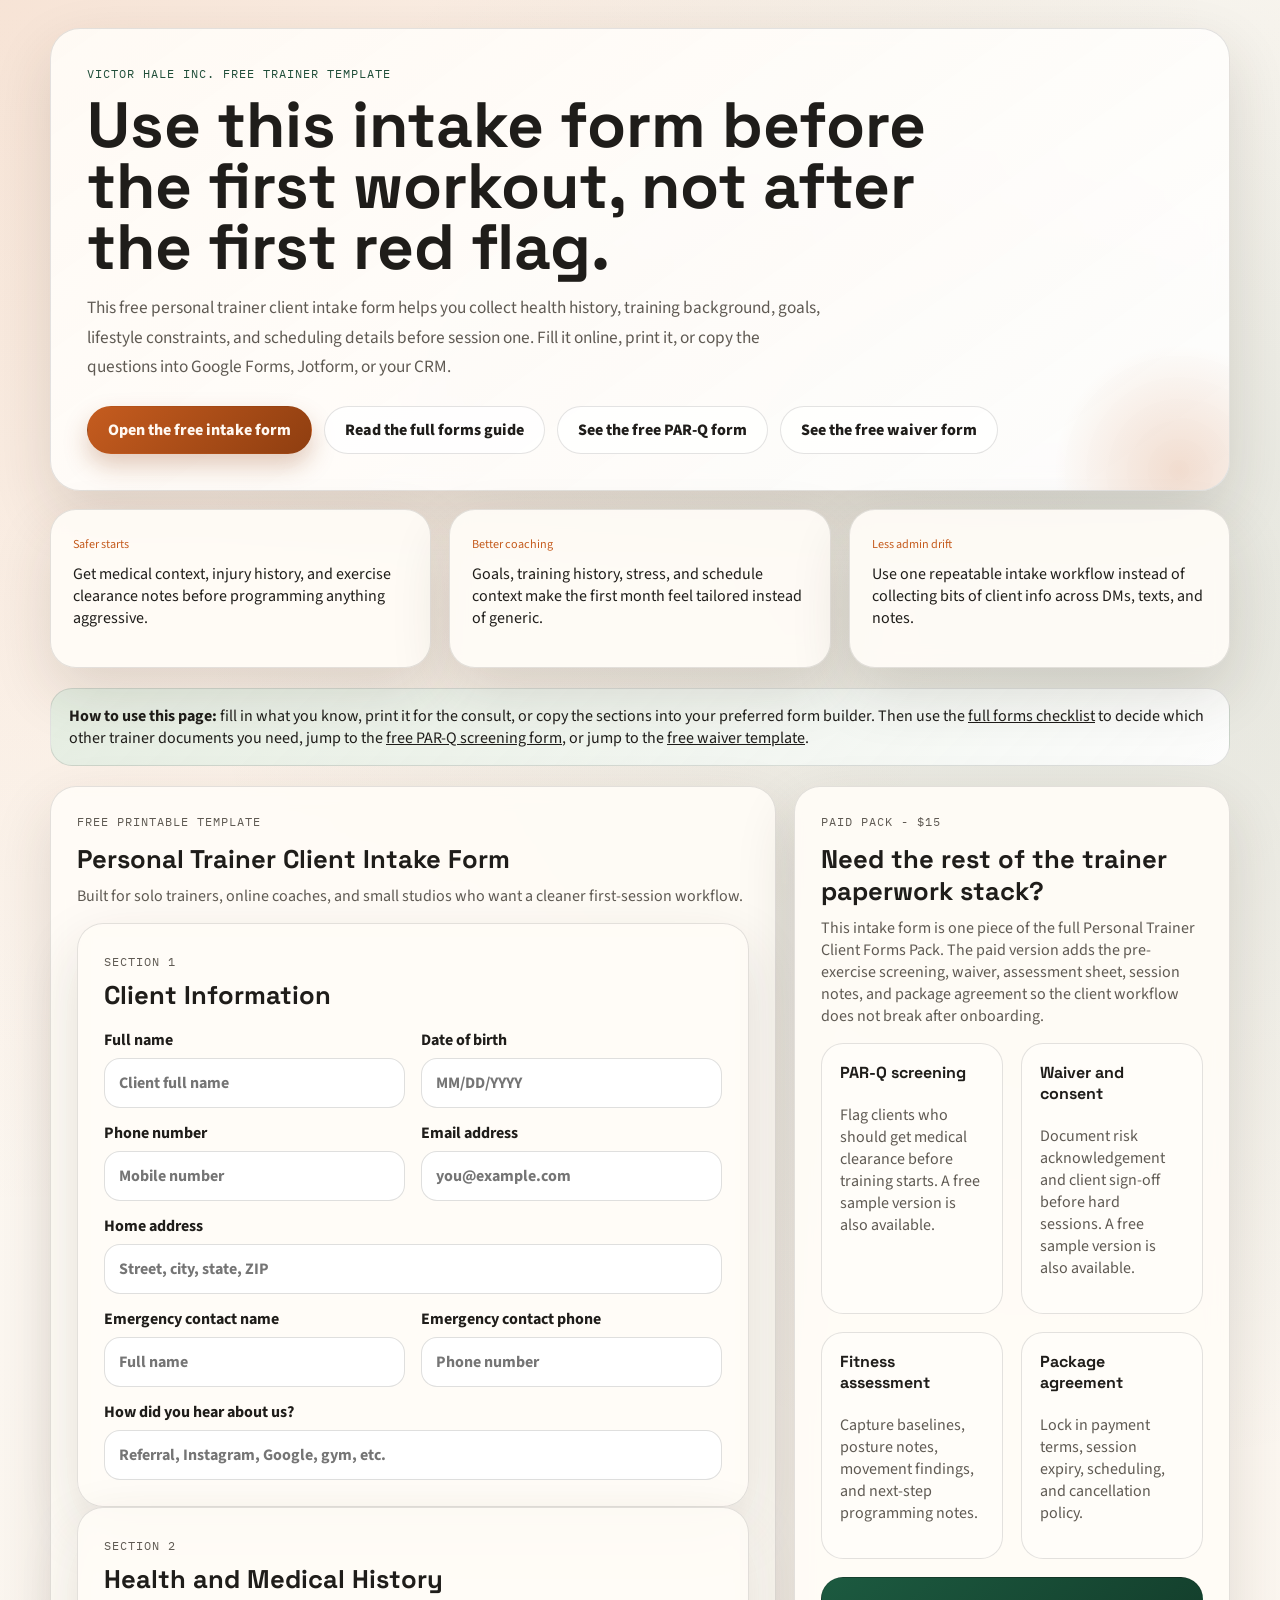
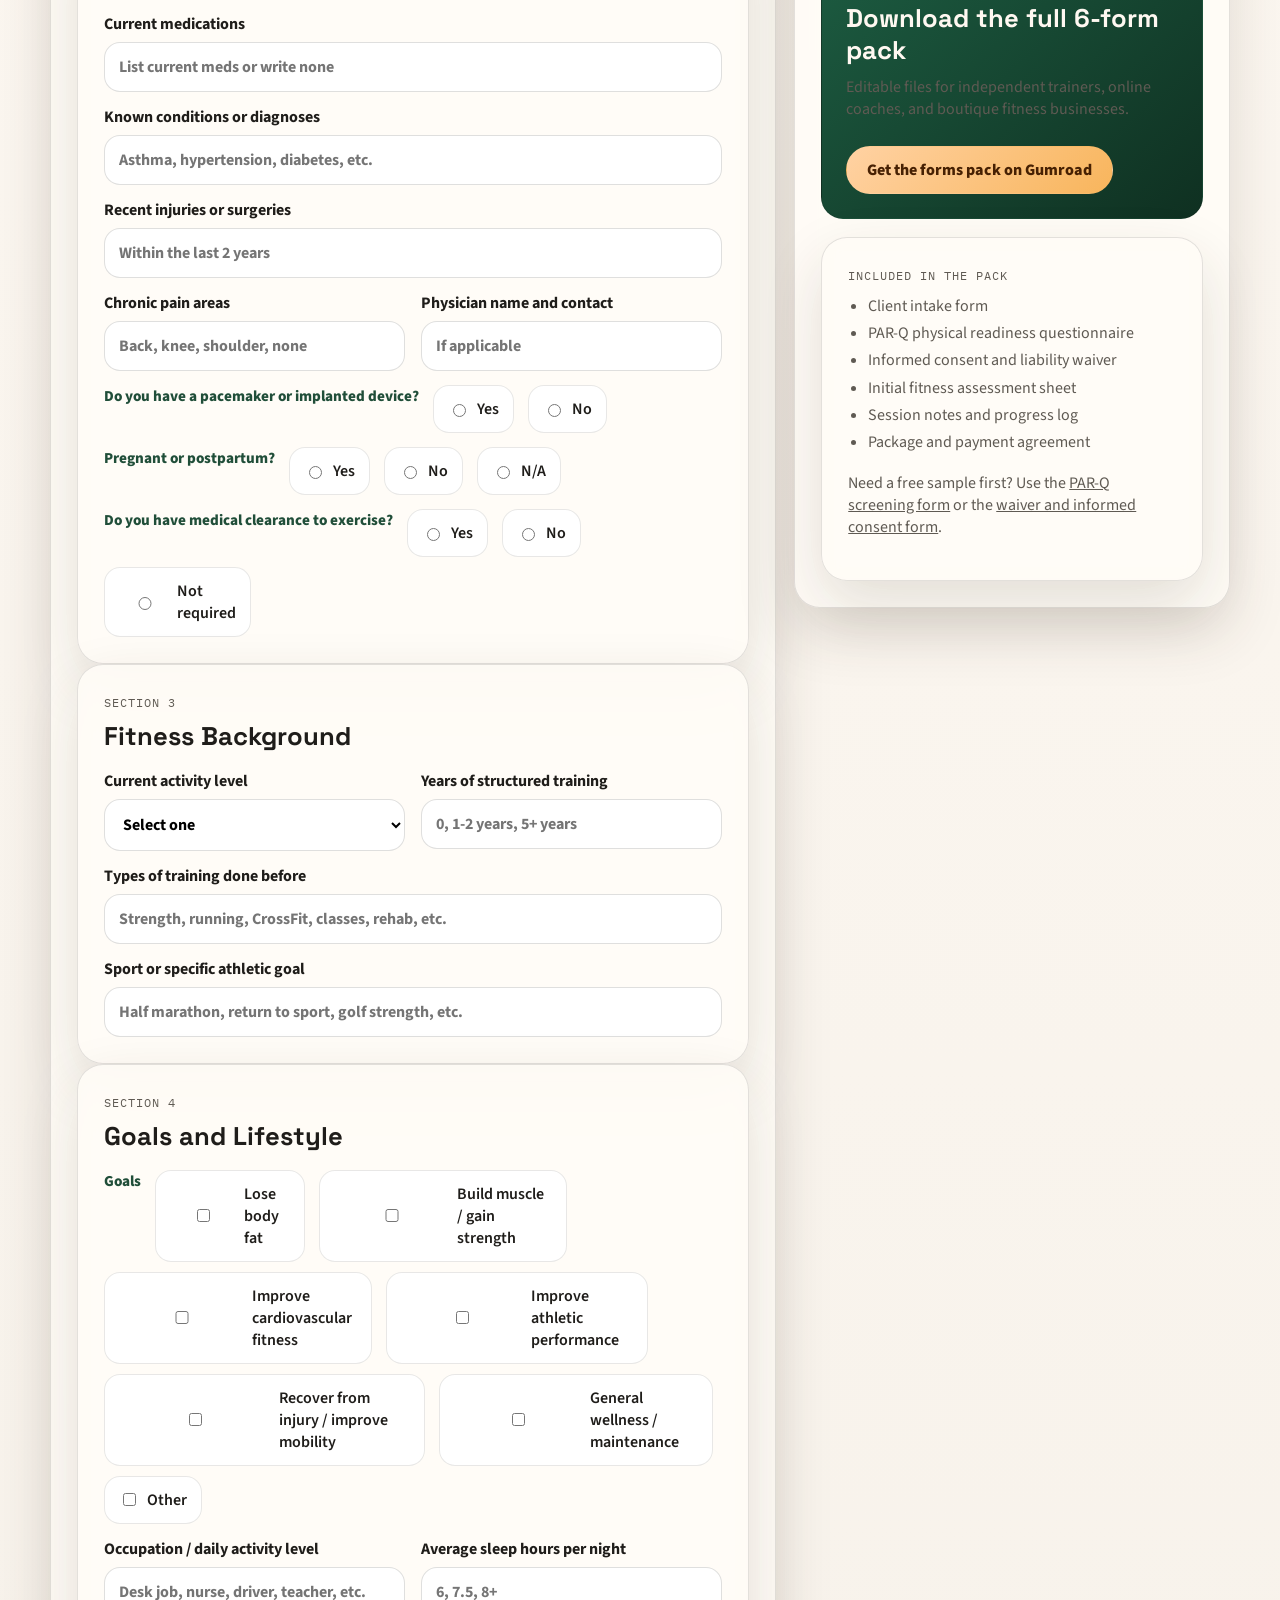
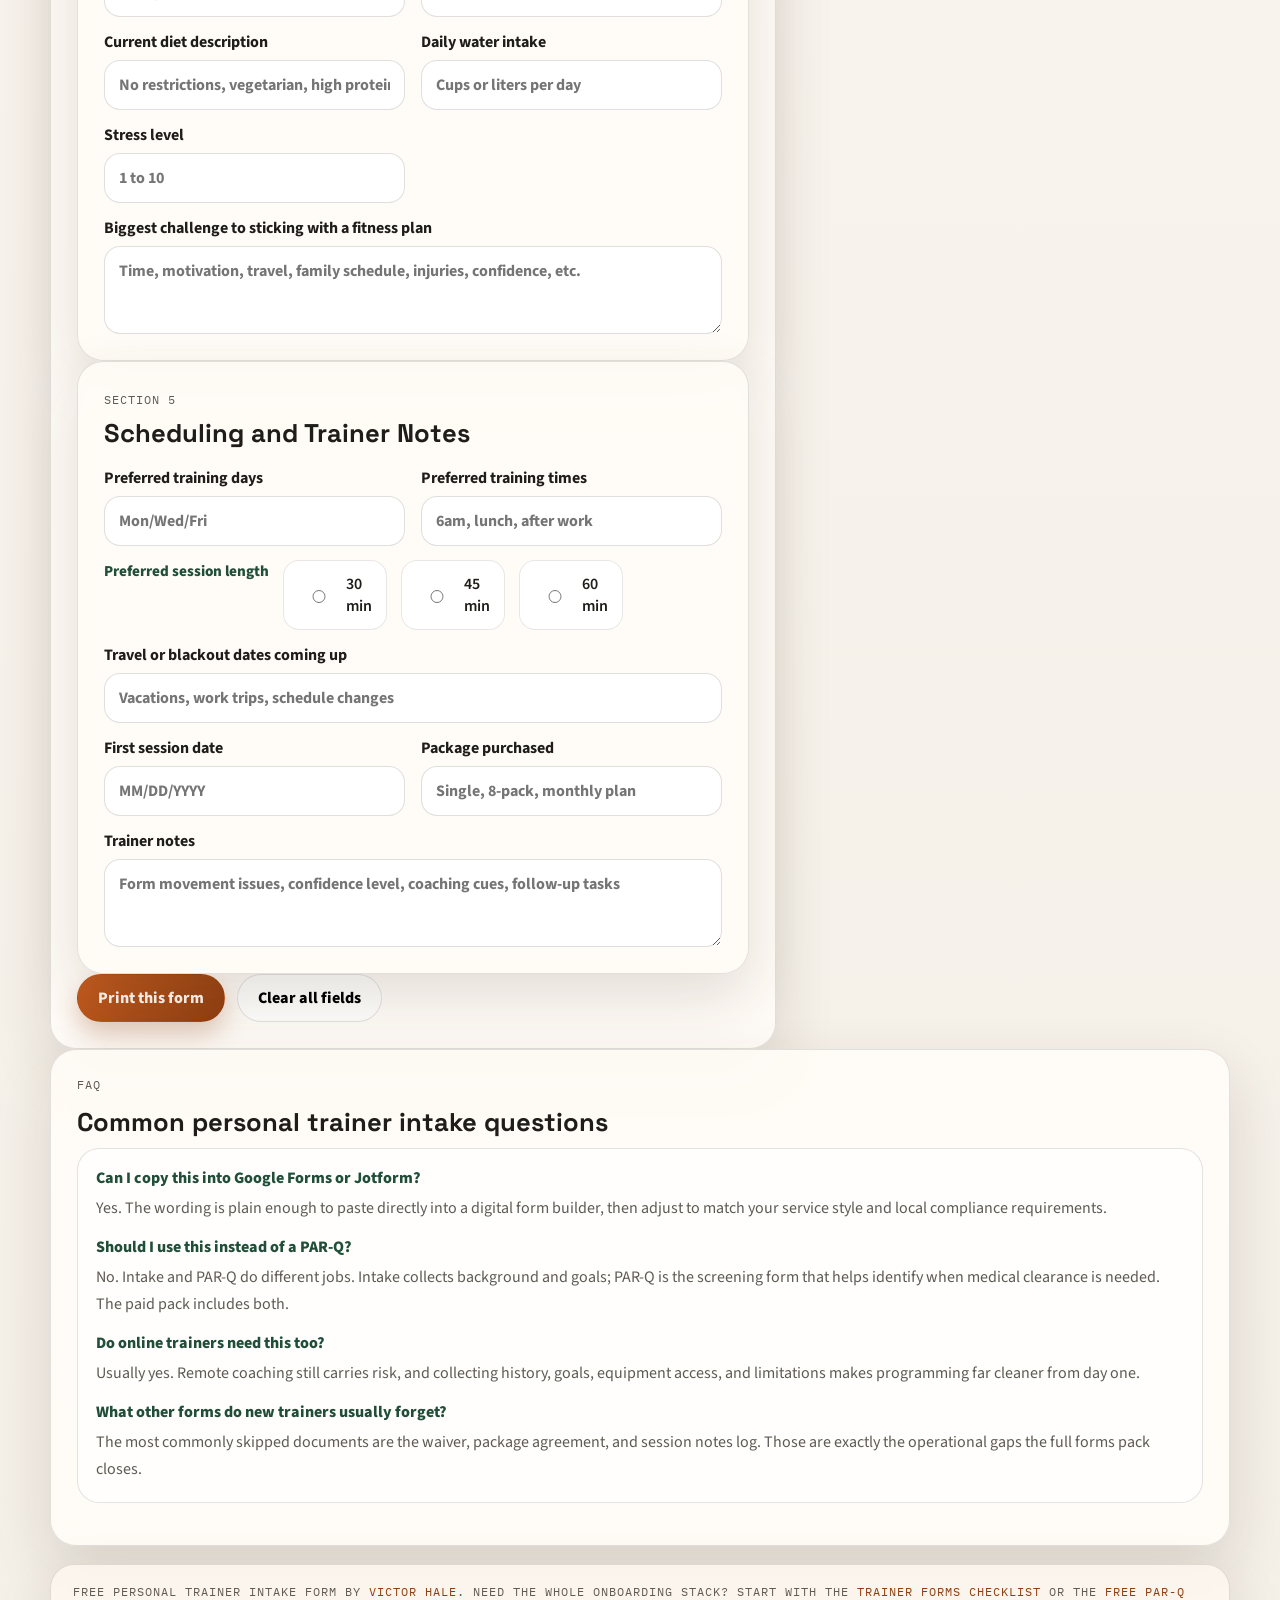
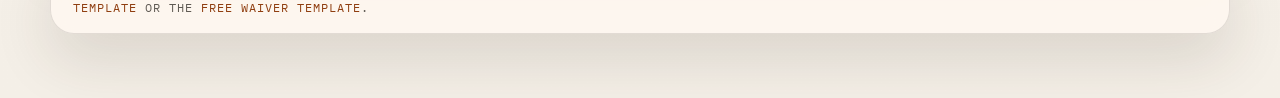
<file: index.html>
<!doctype html>
<html lang="en">
  <head>
    <meta charset="utf-8">
    <meta name="viewport" content="width=device-width, initial-scale=1">
    <title>Free Personal Trainer Client Intake Form (Printable Template)</title>
    <meta
      name="description"
      content="Free printable personal trainer client intake form. Collect health history, fitness background, goals, lifestyle, and scheduling details before the first session."
    >
    <meta
      name="keywords"
      content="personal trainer client intake form, fitness intake form template, personal training forms, free personal trainer paperwork, printable trainer intake form"
    >
    <link rel="preconnect" href="https://fonts.googleapis.com">
    <link rel="preconnect" href="https://fonts.gstatic.com" crossorigin>
    <link
      href="https://fonts.googleapis.com/css2?family=IBM+Plex+Mono:wght@400;500&family=Source+Sans+3:wght@400;600;700&family=Space+Grotesk:wght@500;700&display=swap"
      rel="stylesheet"
    >
    <link rel="stylesheet" href="styles.css">
  </head>
  <body>
    <div class="page">
      <header class="hero">
        <p class="eyebrow">Victor Hale Inc. Free Trainer Template</p>
        <h1>Use this intake form before the first workout, not after the first red flag.</h1>
        <p class="hero-copy">
          This free personal trainer client intake form helps you collect health history, training background,
          goals, lifestyle constraints, and scheduling details before session one. Fill it online, print it, or
          copy the questions into Google Forms, Jotform, or your CRM.
        </p>
        <div class="action-row">
          <a class="button" href="#intake-form">Open the free intake form</a>
          <a class="ghost-button" href="personal-trainer-forms-checklist.html">Read the full forms guide</a>
          <a class="ghost-button" href="personal-trainer-par-q-form.html">See the free PAR-Q form</a>
          <a class="ghost-button" href="personal-trainer-waiver-and-informed-consent-form.html">See the free waiver form</a>
        </div>
      </header>

      <section class="proof" aria-label="Why trainers use intake forms">
        <article>
          <span>Safer starts</span>
          <p>Get medical context, injury history, and exercise clearance notes before programming anything aggressive.</p>
        </article>
        <article>
          <span>Better coaching</span>
          <p>Goals, training history, stress, and schedule context make the first month feel tailored instead of generic.</p>
        </article>
        <article>
          <span>Less admin drift</span>
          <p>Use one repeatable intake workflow instead of collecting bits of client info across DMs, texts, and notes.</p>
        </article>
      </section>

      <div class="note-bar">
        <strong>How to use this page:</strong> fill in what you know, print it for the consult, or copy the sections into
        your preferred form builder. Then use the <a href="personal-trainer-forms-checklist.html">full forms checklist</a>
        to decide which other trainer documents you need, jump to the
        <a href="personal-trainer-par-q-form.html">free PAR-Q screening form</a>, or jump to the
        <a href="personal-trainer-waiver-and-informed-consent-form.html">free waiver template</a>.
      </div>

      <main class="content-grid">
        <section class="card" id="intake-form">
          <div class="print-header">Personal Trainer Client Intake Form</div>
          <p class="kicker">Free printable template</p>
          <h2>Personal Trainer Client Intake Form</h2>
          <p class="lede">
            Built for solo trainers, online coaches, and small studios who want a cleaner first-session workflow.
          </p>

          <form id="trainerIntakeForm" autocomplete="off">
            <div class="card">
              <p class="mini-label">Section 1</p>
              <h3>Client Information</h3>
              <div class="field-grid">
                <div class="field">
                  <label>Full name
                    <input type="text" placeholder="Client full name">
                  </label>
                </div>
                <div class="field">
                  <label>Date of birth
                    <input type="text" placeholder="MM/DD/YYYY">
                  </label>
                </div>
                <div class="field">
                  <label>Phone number
                    <input type="text" placeholder="Mobile number">
                  </label>
                </div>
                <div class="field">
                  <label>Email address
                    <input type="text" placeholder="you@example.com">
                  </label>
                </div>
                <div class="field full">
                  <label>Home address
                    <input type="text" placeholder="Street, city, state, ZIP">
                  </label>
                </div>
                <div class="field">
                  <label>Emergency contact name
                    <input type="text" placeholder="Full name">
                  </label>
                </div>
                <div class="field">
                  <label>Emergency contact phone
                    <input type="text" placeholder="Phone number">
                  </label>
                </div>
                <div class="field full">
                  <label>How did you hear about us?
                    <input type="text" placeholder="Referral, Instagram, Google, gym, etc.">
                  </label>
                </div>
              </div>
            </div>

            <div class="card">
              <p class="mini-label">Section 2</p>
              <h3>Health and Medical History</h3>
              <div class="field-grid">
                <div class="field full">
                  <label>Current medications
                    <input type="text" placeholder="List current meds or write none">
                  </label>
                </div>
                <div class="field full">
                  <label>Known conditions or diagnoses
                    <input type="text" placeholder="Asthma, hypertension, diabetes, etc.">
                  </label>
                </div>
                <div class="field full">
                  <label>Recent injuries or surgeries
                    <input type="text" placeholder="Within the last 2 years">
                  </label>
                </div>
                <div class="field">
                  <label>Chronic pain areas
                    <input type="text" placeholder="Back, knee, shoulder, none">
                  </label>
                </div>
                <div class="field">
                  <label>Physician name and contact
                    <input type="text" placeholder="If applicable">
                  </label>
                </div>
                <div class="radio-row">
                  <span class="section-label">Do you have a pacemaker or implanted device?</span>
                  <label><input type="radio" name="device"> Yes</label>
                  <label><input type="radio" name="device"> No</label>
                </div>
                <div class="radio-row">
                  <span class="section-label">Pregnant or postpartum?</span>
                  <label><input type="radio" name="pregnancy"> Yes</label>
                  <label><input type="radio" name="pregnancy"> No</label>
                  <label><input type="radio" name="pregnancy"> N/A</label>
                </div>
                <div class="radio-row">
                  <span class="section-label">Do you have medical clearance to exercise?</span>
                  <label><input type="radio" name="clearance"> Yes</label>
                  <label><input type="radio" name="clearance"> No</label>
                  <label><input type="radio" name="clearance"> Not required</label>
                </div>
              </div>
            </div>

            <div class="card">
              <p class="mini-label">Section 3</p>
              <h3>Fitness Background</h3>
              <div class="field-grid">
                <div class="field">
                  <label>Current activity level
                    <select>
                      <option value="">Select one</option>
                      <option>Sedentary</option>
                      <option>Light</option>
                      <option>Moderate</option>
                      <option>Active</option>
                      <option>Very active</option>
                    </select>
                  </label>
                </div>
                <div class="field">
                  <label>Years of structured training
                    <input type="text" placeholder="0, 1-2 years, 5+ years">
                  </label>
                </div>
                <div class="field full">
                  <label>Types of training done before
                    <input type="text" placeholder="Strength, running, CrossFit, classes, rehab, etc.">
                  </label>
                </div>
                <div class="field full">
                  <label>Sport or specific athletic goal
                    <input type="text" placeholder="Half marathon, return to sport, golf strength, etc.">
                  </label>
                </div>
              </div>
            </div>

            <div class="card">
              <p class="mini-label">Section 4</p>
              <h3>Goals and Lifestyle</h3>
              <div class="field-grid">
                <div class="check-row">
                  <span class="section-label">Goals</span>
                  <label><input type="checkbox"> Lose body fat</label>
                  <label><input type="checkbox"> Build muscle / gain strength</label>
                  <label><input type="checkbox"> Improve cardiovascular fitness</label>
                  <label><input type="checkbox"> Improve athletic performance</label>
                  <label><input type="checkbox"> Recover from injury / improve mobility</label>
                  <label><input type="checkbox"> General wellness / maintenance</label>
                  <label><input type="checkbox"> Other</label>
                </div>
                <div class="field">
                  <label>Occupation / daily activity level
                    <input type="text" placeholder="Desk job, nurse, driver, teacher, etc.">
                  </label>
                </div>
                <div class="field">
                  <label>Average sleep hours per night
                    <input type="text" placeholder="6, 7.5, 8+">
                  </label>
                </div>
                <div class="field">
                  <label>Current diet description
                    <input type="text" placeholder="No restrictions, vegetarian, high protein, etc.">
                  </label>
                </div>
                <div class="field">
                  <label>Daily water intake
                    <input type="text" placeholder="Cups or liters per day">
                  </label>
                </div>
                <div class="field">
                  <label>Stress level
                    <input type="text" placeholder="1 to 10">
                  </label>
                </div>
                <div class="field full">
                  <label>Biggest challenge to sticking with a fitness plan
                    <textarea placeholder="Time, motivation, travel, family schedule, injuries, confidence, etc."></textarea>
                  </label>
                </div>
              </div>
            </div>

            <div class="card">
              <p class="mini-label">Section 5</p>
              <h3>Scheduling and Trainer Notes</h3>
              <div class="field-grid">
                <div class="field">
                  <label>Preferred training days
                    <input type="text" placeholder="Mon/Wed/Fri">
                  </label>
                </div>
                <div class="field">
                  <label>Preferred training times
                    <input type="text" placeholder="6am, lunch, after work">
                  </label>
                </div>
                <div class="pill-row">
                  <span class="section-label">Preferred session length</span>
                  <label><input type="radio" name="session-length"> 30 min</label>
                  <label><input type="radio" name="session-length"> 45 min</label>
                  <label><input type="radio" name="session-length"> 60 min</label>
                </div>
                <div class="field full">
                  <label>Travel or blackout dates coming up
                    <input type="text" placeholder="Vacations, work trips, schedule changes">
                  </label>
                </div>
                <div class="field">
                  <label>First session date
                    <input type="text" placeholder="MM/DD/YYYY">
                  </label>
                </div>
                <div class="field">
                  <label>Package purchased
                    <input type="text" placeholder="Single, 8-pack, monthly plan">
                  </label>
                </div>
                <div class="field full">
                  <label>Trainer notes
                    <textarea placeholder="Form movement issues, confidence level, coaching cues, follow-up tasks"></textarea>
                  </label>
                </div>
              </div>
            </div>
          </form>

          <div class="button-row action-row">
            <button class="button" id="printButton" type="button">Print this form</button>
            <button class="ghost-button" id="clearButton" type="button">Clear all fields</button>
          </div>
        </section>

        <aside class="card sidebar-card">
          <p class="kicker">Paid pack - $15</p>
          <h2>Need the rest of the trainer paperwork stack?</h2>
          <p>
            This intake form is one piece of the full Personal Trainer Client Forms Pack. The paid version adds the
            pre-exercise screening, waiver, assessment sheet, session notes, and package agreement so the client
            workflow does not break after onboarding.
          </p>
          <div class="pack-grid">
            <div class="pack-card">
              <h4>PAR-Q screening</h4>
              <p>Flag clients who should get medical clearance before training starts. A free sample version is also available.</p>
            </div>
            <div class="pack-card">
              <h4>Waiver and consent</h4>
              <p>Document risk acknowledgement and client sign-off before hard sessions. A free sample version is also available.</p>
            </div>
            <div class="pack-card">
              <h4>Fitness assessment</h4>
              <p>Capture baselines, posture notes, movement findings, and next-step programming notes.</p>
            </div>
            <div class="pack-card">
              <h4>Package agreement</h4>
              <p>Lock in payment terms, session expiry, scheduling, and cancellation policy.</p>
            </div>
          </div>
          <div class="cta" style="margin-top: 18px;">
            <h3>Download the full 6-form pack</h3>
            <p>Editable files for independent trainers, online coaches, and boutique fitness businesses.</p>
            <a class="button" href="https://victorhale1.gumroad.com/l/ynisz" target="_blank" rel="noopener">Get the forms pack on Gumroad</a>
          </div>
          <div class="card" style="margin-top: 18px;">
            <p class="mini-label">Included in the pack</p>
            <ul class="checklist">
              <li>Client intake form</li>
              <li>PAR-Q physical readiness questionnaire</li>
              <li>Informed consent and liability waiver</li>
              <li>Initial fitness assessment sheet</li>
              <li>Session notes and progress log</li>
              <li>Package and payment agreement</li>
            </ul>
            <p class="note">Need a free sample first? Use the <a href="personal-trainer-par-q-form.html">PAR-Q screening form</a> or the <a href="personal-trainer-waiver-and-informed-consent-form.html">waiver and informed consent form</a>.</p>
          </div>
        </aside>
      </main>

      <section class="card">
        <p class="kicker">FAQ</p>
        <h2>Common personal trainer intake questions</h2>
        <dl class="faq">
          <dt>Can I copy this into Google Forms or Jotform?</dt>
          <dd>Yes. The wording is plain enough to paste directly into a digital form builder, then adjust to match your service style and local compliance requirements.</dd>

          <dt>Should I use this instead of a PAR-Q?</dt>
          <dd>No. Intake and PAR-Q do different jobs. Intake collects background and goals; PAR-Q is the screening form that helps identify when medical clearance is needed. The paid pack includes both.</dd>

          <dt>Do online trainers need this too?</dt>
          <dd>Usually yes. Remote coaching still carries risk, and collecting history, goals, equipment access, and limitations makes programming far cleaner from day one.</dd>

          <dt>What other forms do new trainers usually forget?</dt>
          <dd>The most commonly skipped documents are the waiver, package agreement, and session notes log. Those are exactly the operational gaps the full forms pack closes.</dd>
        </dl>
      </section>

      <footer class="footer">
        Free personal trainer intake form by <a href="https://victorhale1.gumroad.com/l/ynisz" target="_blank" rel="noopener">Victor Hale</a>.
        Need the whole onboarding stack? Start with the <a href="personal-trainer-forms-checklist.html">trainer forms checklist</a>
        or the <a href="personal-trainer-par-q-form.html">free PAR-Q template</a>
        or the <a href="personal-trainer-waiver-and-informed-consent-form.html">free waiver template</a>.
      </footer>
    </div>

    <script>
      const form = document.getElementById("trainerIntakeForm");
      document.getElementById("printButton").addEventListener("click", () => window.print());
      document.getElementById("clearButton").addEventListener("click", () => form.reset());
    </script>
  </body>
</html>
</file>
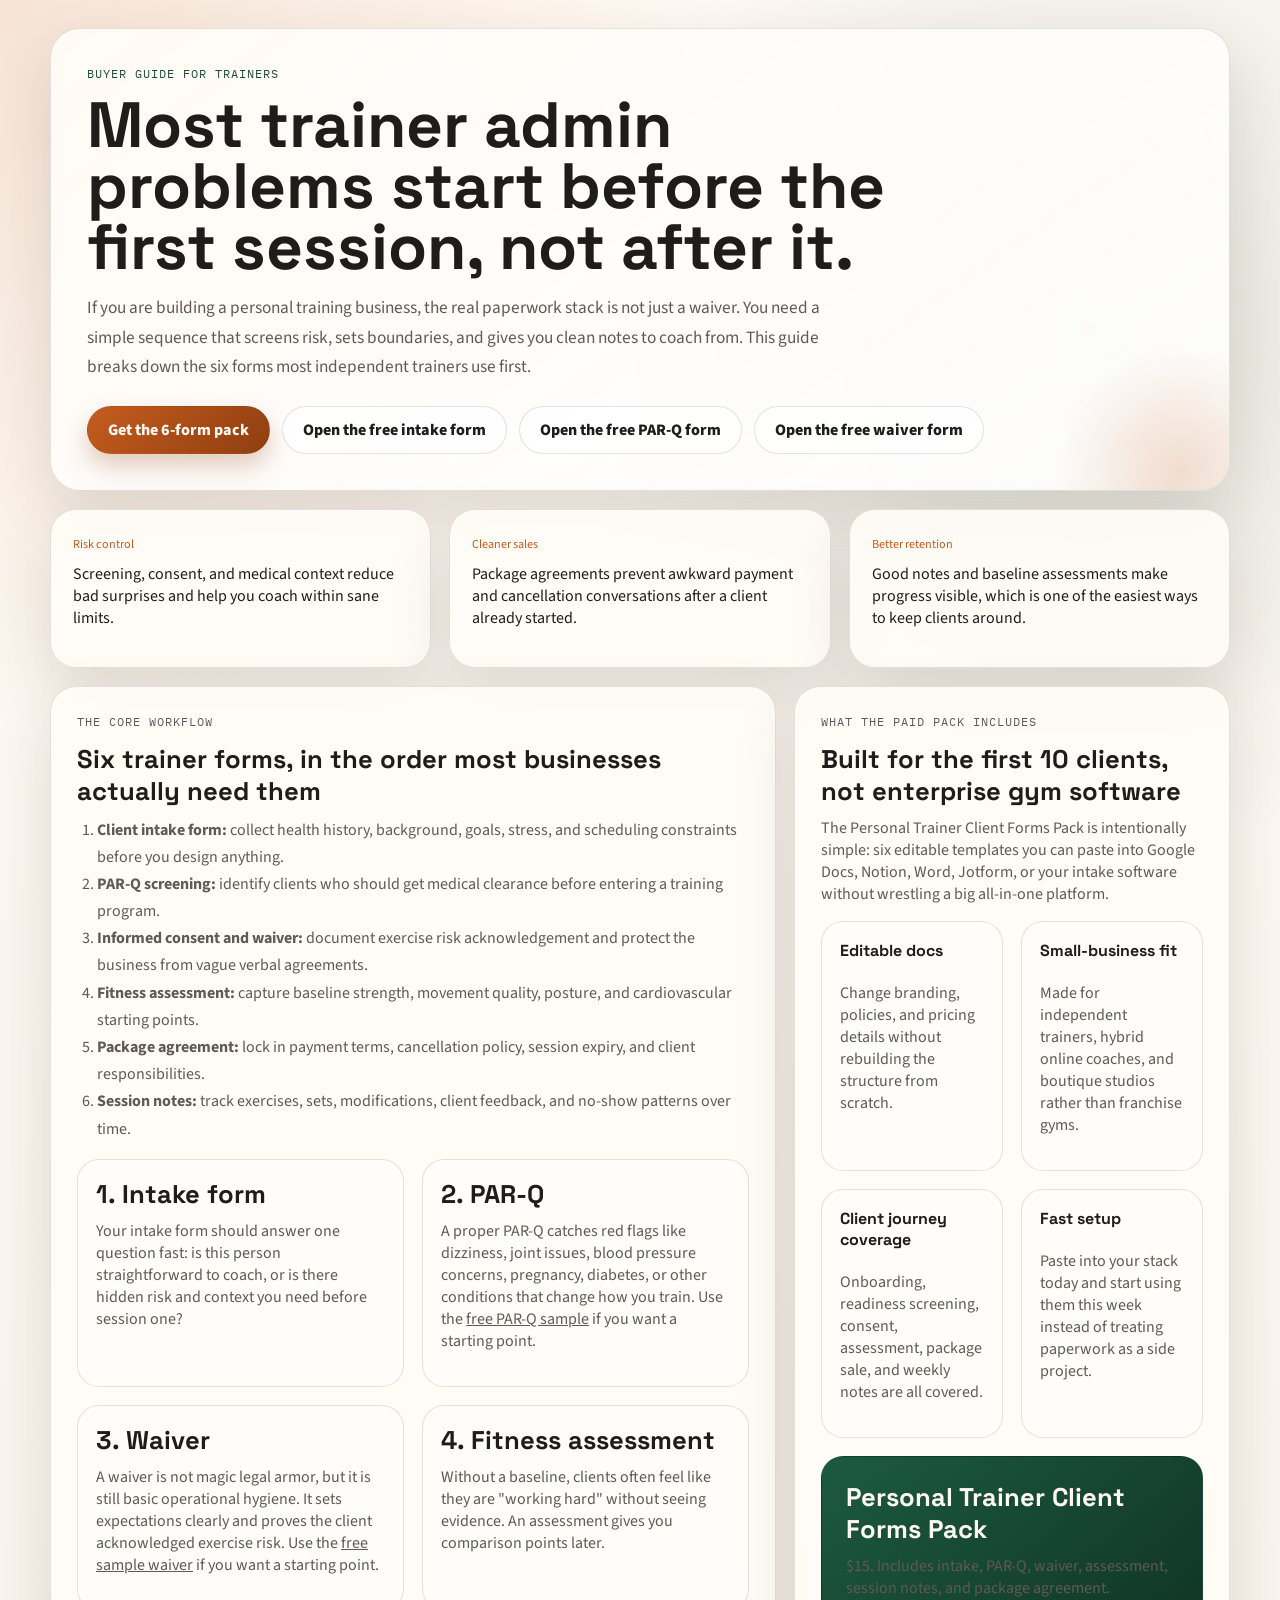
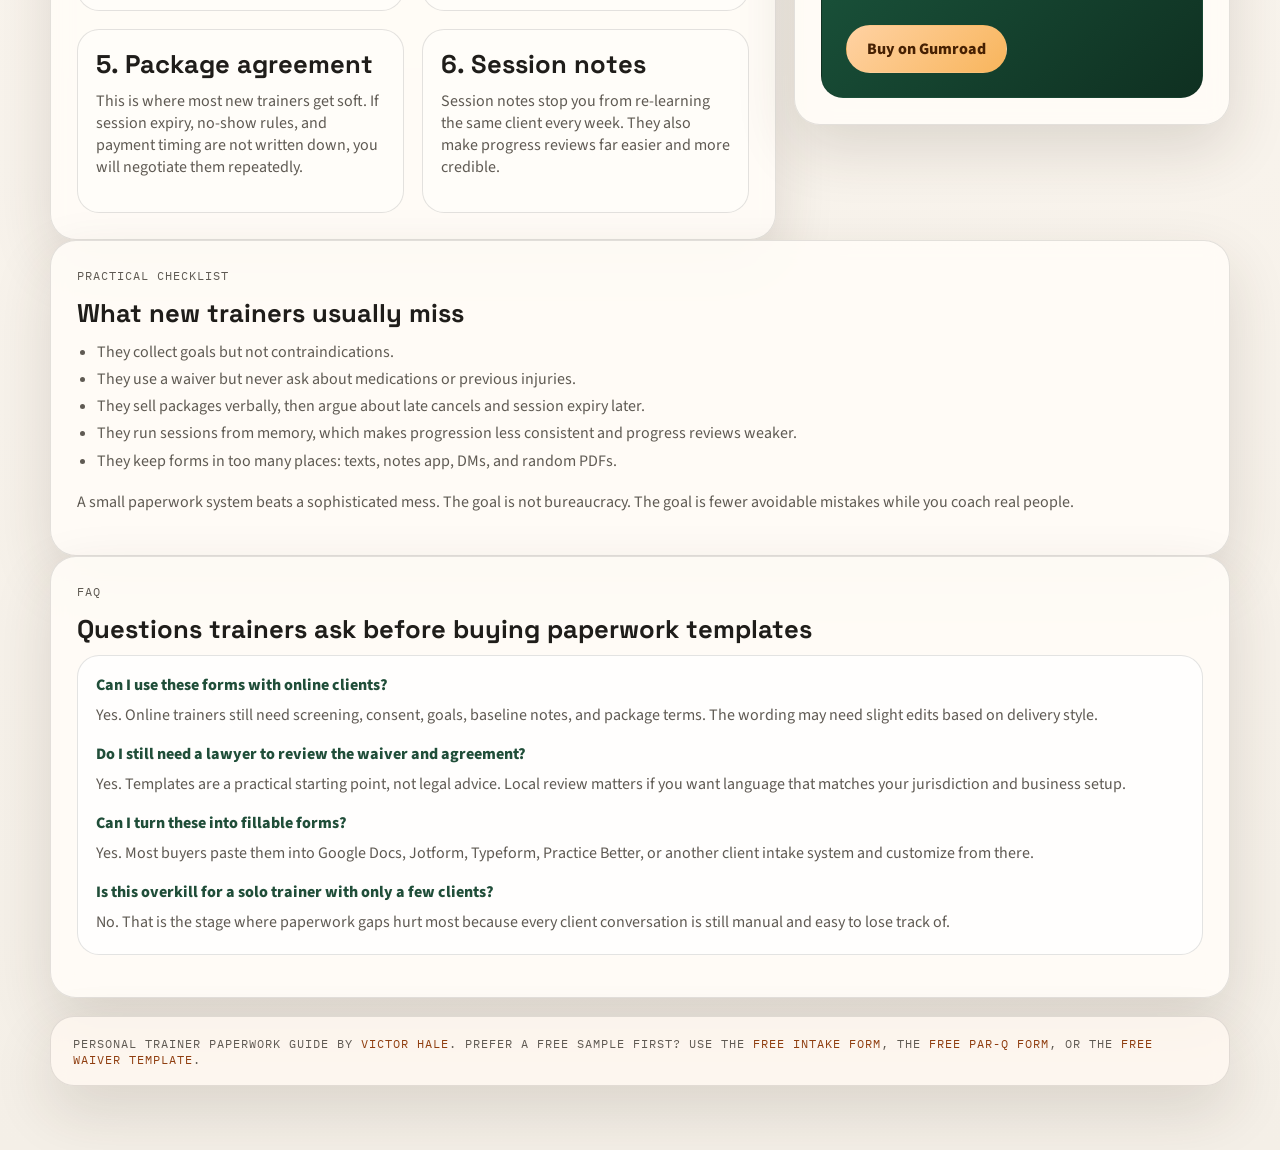
<file: personal-trainer-forms-checklist.html>
<!doctype html>
<html lang="en">
  <head>
    <meta charset="utf-8">
    <meta name="viewport" content="width=device-width, initial-scale=1">
    <title>What Forms Does a Personal Trainer Need? Client Paperwork Checklist</title>
    <meta
      name="description"
      content="Personal trainer client paperwork checklist: which forms you need before the first session, what each one does, and where the admin gaps usually show up."
    >
    <meta
      name="keywords"
      content="personal trainer forms checklist, personal trainer paperwork, fitness waiver template, PAR-Q form for personal trainer, personal training client forms"
    >
    <link rel="preconnect" href="https://fonts.googleapis.com">
    <link rel="preconnect" href="https://fonts.gstatic.com" crossorigin>
    <link
      href="https://fonts.googleapis.com/css2?family=IBM+Plex+Mono:wght@400;500&family=Source+Sans+3:wght@400;600;700&family=Space+Grotesk:wght@500;700&display=swap"
      rel="stylesheet"
    >
    <link rel="stylesheet" href="styles.css">
  </head>
  <body>
    <div class="page">
      <header class="hero">
        <p class="eyebrow">Buyer Guide for Trainers</p>
        <h1>Most trainer admin problems start before the first session, not after it.</h1>
        <p class="hero-copy">
          If you are building a personal training business, the real paperwork stack is not just a waiver. You need
          a simple sequence that screens risk, sets boundaries, and gives you clean notes to coach from. This guide
          breaks down the six forms most independent trainers use first.
        </p>
        <div class="action-row guide-nav">
          <a class="button" href="https://victorhale1.gumroad.com/l/ynisz" target="_blank" rel="noopener">Get the 6-form pack</a>
          <a class="ghost-button" href="index.html">Open the free intake form</a>
          <a class="ghost-button" href="personal-trainer-par-q-form.html">Open the free PAR-Q form</a>
          <a class="ghost-button" href="personal-trainer-waiver-and-informed-consent-form.html">Open the free waiver form</a>
        </div>
      </header>

      <section class="proof" aria-label="Why the paperwork matters">
        <article>
          <span>Risk control</span>
          <p>Screening, consent, and medical context reduce bad surprises and help you coach within sane limits.</p>
        </article>
        <article>
          <span>Cleaner sales</span>
          <p>Package agreements prevent awkward payment and cancellation conversations after a client already started.</p>
        </article>
        <article>
          <span>Better retention</span>
          <p>Good notes and baseline assessments make progress visible, which is one of the easiest ways to keep clients around.</p>
        </article>
      </section>

      <main class="content-grid">
        <section class="card">
          <p class="kicker">The core workflow</p>
          <h2>Six trainer forms, in the order most businesses actually need them</h2>
          <ol class="timeline">
            <li><strong>Client intake form:</strong> collect health history, background, goals, stress, and scheduling constraints before you design anything.</li>
            <li><strong>PAR-Q screening:</strong> identify clients who should get medical clearance before entering a training program.</li>
            <li><strong>Informed consent and waiver:</strong> document exercise risk acknowledgement and protect the business from vague verbal agreements.</li>
            <li><strong>Fitness assessment:</strong> capture baseline strength, movement quality, posture, and cardiovascular starting points.</li>
            <li><strong>Package agreement:</strong> lock in payment terms, cancellation policy, session expiry, and client responsibilities.</li>
            <li><strong>Session notes:</strong> track exercises, sets, modifications, client feedback, and no-show patterns over time.</li>
          </ol>

          <div class="benefit-grid">
            <article class="pack-card">
              <h3>1. Intake form</h3>
              <p>Your intake form should answer one question fast: is this person straightforward to coach, or is there hidden risk and context you need before session one?</p>
            </article>
            <article class="pack-card">
              <h3>2. PAR-Q</h3>
              <p>A proper PAR-Q catches red flags like dizziness, joint issues, blood pressure concerns, pregnancy, diabetes, or other conditions that change how you train. Use the <a href="personal-trainer-par-q-form.html">free PAR-Q sample</a> if you want a starting point.</p>
            </article>
            <article class="pack-card">
              <h3>3. Waiver</h3>
              <p>A waiver is not magic legal armor, but it is still basic operational hygiene. It sets expectations clearly and proves the client acknowledged exercise risk. Use the <a href="personal-trainer-waiver-and-informed-consent-form.html">free sample waiver</a> if you want a starting point.</p>
            </article>
            <article class="pack-card">
              <h3>4. Fitness assessment</h3>
              <p>Without a baseline, clients often feel like they are "working hard" without seeing evidence. An assessment gives you comparison points later.</p>
            </article>
            <article class="pack-card">
              <h3>5. Package agreement</h3>
              <p>This is where most new trainers get soft. If session expiry, no-show rules, and payment timing are not written down, you will negotiate them repeatedly.</p>
            </article>
            <article class="pack-card">
              <h3>6. Session notes</h3>
              <p>Session notes stop you from re-learning the same client every week. They also make progress reviews far easier and more credible.</p>
            </article>
          </div>
        </section>

        <aside class="card sidebar-card">
          <p class="kicker">What the paid pack includes</p>
          <h2>Built for the first 10 clients, not enterprise gym software</h2>
          <p>
            The Personal Trainer Client Forms Pack is intentionally simple: six editable templates you can paste into
            Google Docs, Notion, Word, Jotform, or your intake software without wrestling a big all-in-one platform.
          </p>
          <div class="pack-grid">
            <div class="pack-card">
              <h4>Editable docs</h4>
              <p>Change branding, policies, and pricing details without rebuilding the structure from scratch.</p>
            </div>
            <div class="pack-card">
              <h4>Small-business fit</h4>
              <p>Made for independent trainers, hybrid online coaches, and boutique studios rather than franchise gyms.</p>
            </div>
            <div class="pack-card">
              <h4>Client journey coverage</h4>
              <p>Onboarding, readiness screening, consent, assessment, package sale, and weekly notes are all covered.</p>
            </div>
            <div class="pack-card">
              <h4>Fast setup</h4>
              <p>Paste into your stack today and start using them this week instead of treating paperwork as a side project.</p>
            </div>
          </div>
          <div class="cta" style="margin-top: 18px;">
            <h3>Personal Trainer Client Forms Pack</h3>
            <p>$15. Includes intake, PAR-Q, waiver, assessment, session notes, and package agreement.</p>
            <a class="button" href="https://victorhale1.gumroad.com/l/ynisz" target="_blank" rel="noopener">Buy on Gumroad</a>
          </div>
        </aside>
      </main>

      <section class="card">
        <p class="kicker">Practical Checklist</p>
        <h2>What new trainers usually miss</h2>
        <ul class="checklist">
          <li>They collect goals but not contraindications.</li>
          <li>They use a waiver but never ask about medications or previous injuries.</li>
          <li>They sell packages verbally, then argue about late cancels and session expiry later.</li>
          <li>They run sessions from memory, which makes progression less consistent and progress reviews weaker.</li>
          <li>They keep forms in too many places: texts, notes app, DMs, and random PDFs.</li>
        </ul>
        <p class="note">
          A small paperwork system beats a sophisticated mess. The goal is not bureaucracy. The goal is fewer avoidable mistakes while you coach real people.
        </p>
      </section>

      <section class="card">
        <p class="kicker">FAQ</p>
        <h2>Questions trainers ask before buying paperwork templates</h2>
        <dl class="faq">
          <dt>Can I use these forms with online clients?</dt>
          <dd>Yes. Online trainers still need screening, consent, goals, baseline notes, and package terms. The wording may need slight edits based on delivery style.</dd>

          <dt>Do I still need a lawyer to review the waiver and agreement?</dt>
          <dd>Yes. Templates are a practical starting point, not legal advice. Local review matters if you want language that matches your jurisdiction and business setup.</dd>

          <dt>Can I turn these into fillable forms?</dt>
          <dd>Yes. Most buyers paste them into Google Docs, Jotform, Typeform, Practice Better, or another client intake system and customize from there.</dd>

          <dt>Is this overkill for a solo trainer with only a few clients?</dt>
          <dd>No. That is the stage where paperwork gaps hurt most because every client conversation is still manual and easy to lose track of.</dd>
        </dl>
      </section>

      <footer class="footer">
        Personal trainer paperwork guide by <a href="https://victorhale1.gumroad.com/l/ynisz" target="_blank" rel="noopener">Victor Hale</a>.
        Prefer a free sample first? Use the <a href="index.html">free intake form</a>, the
        <a href="personal-trainer-par-q-form.html">free PAR-Q form</a>, or the
        <a href="personal-trainer-waiver-and-informed-consent-form.html">free waiver template</a>.
      </footer>
    </div>
  </body>
</html>
</file>
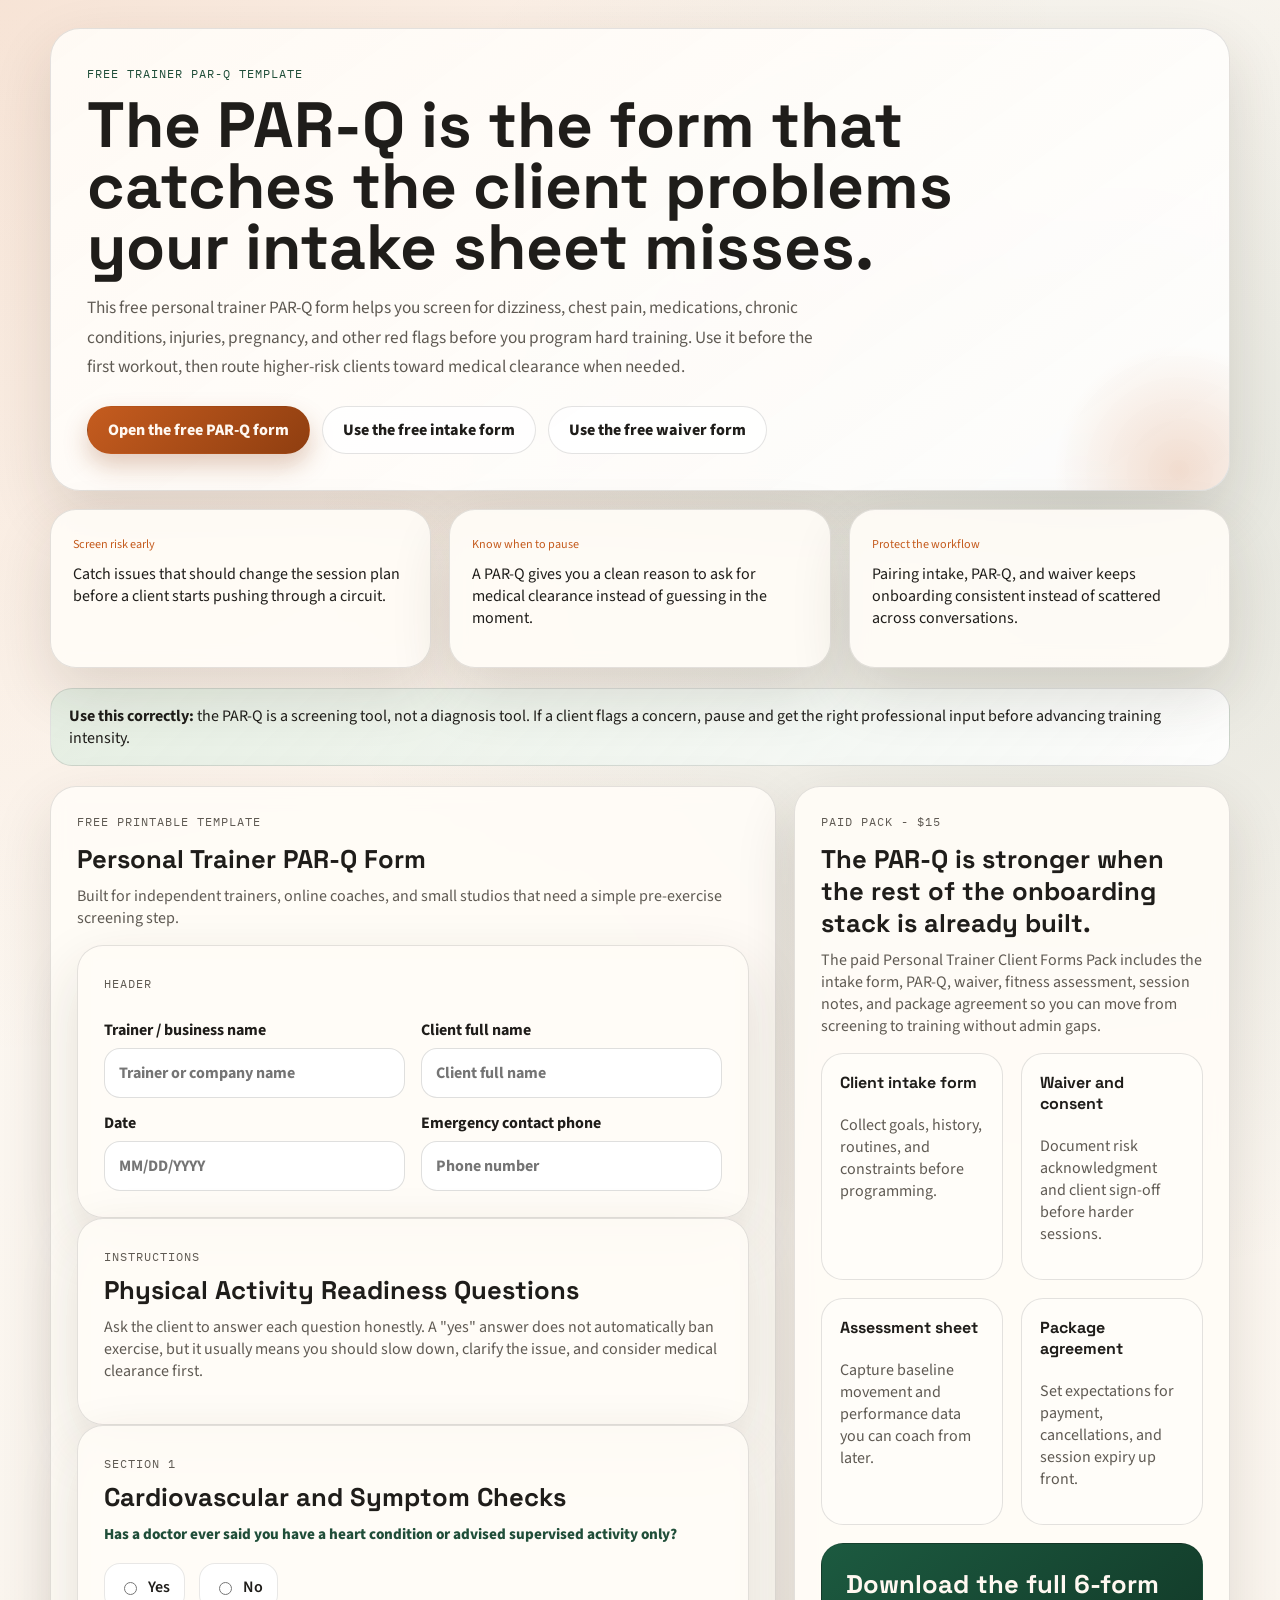
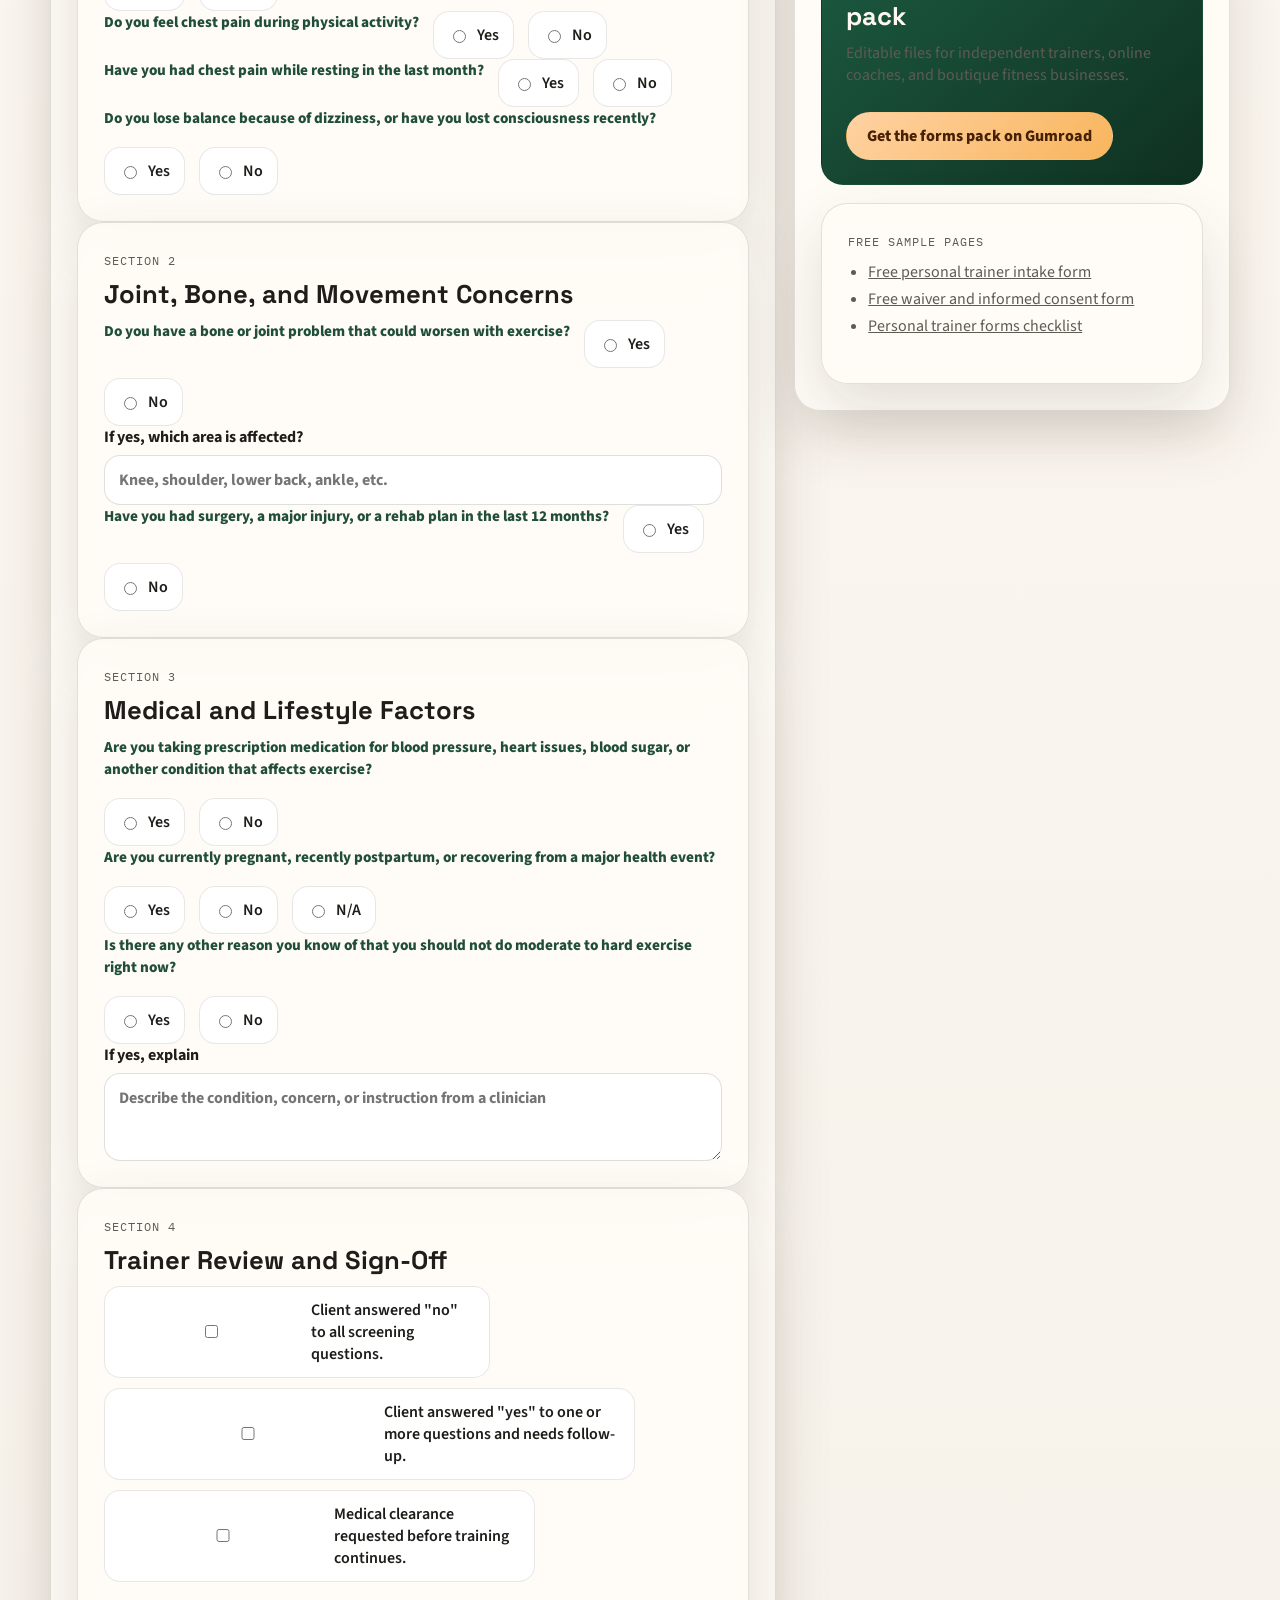
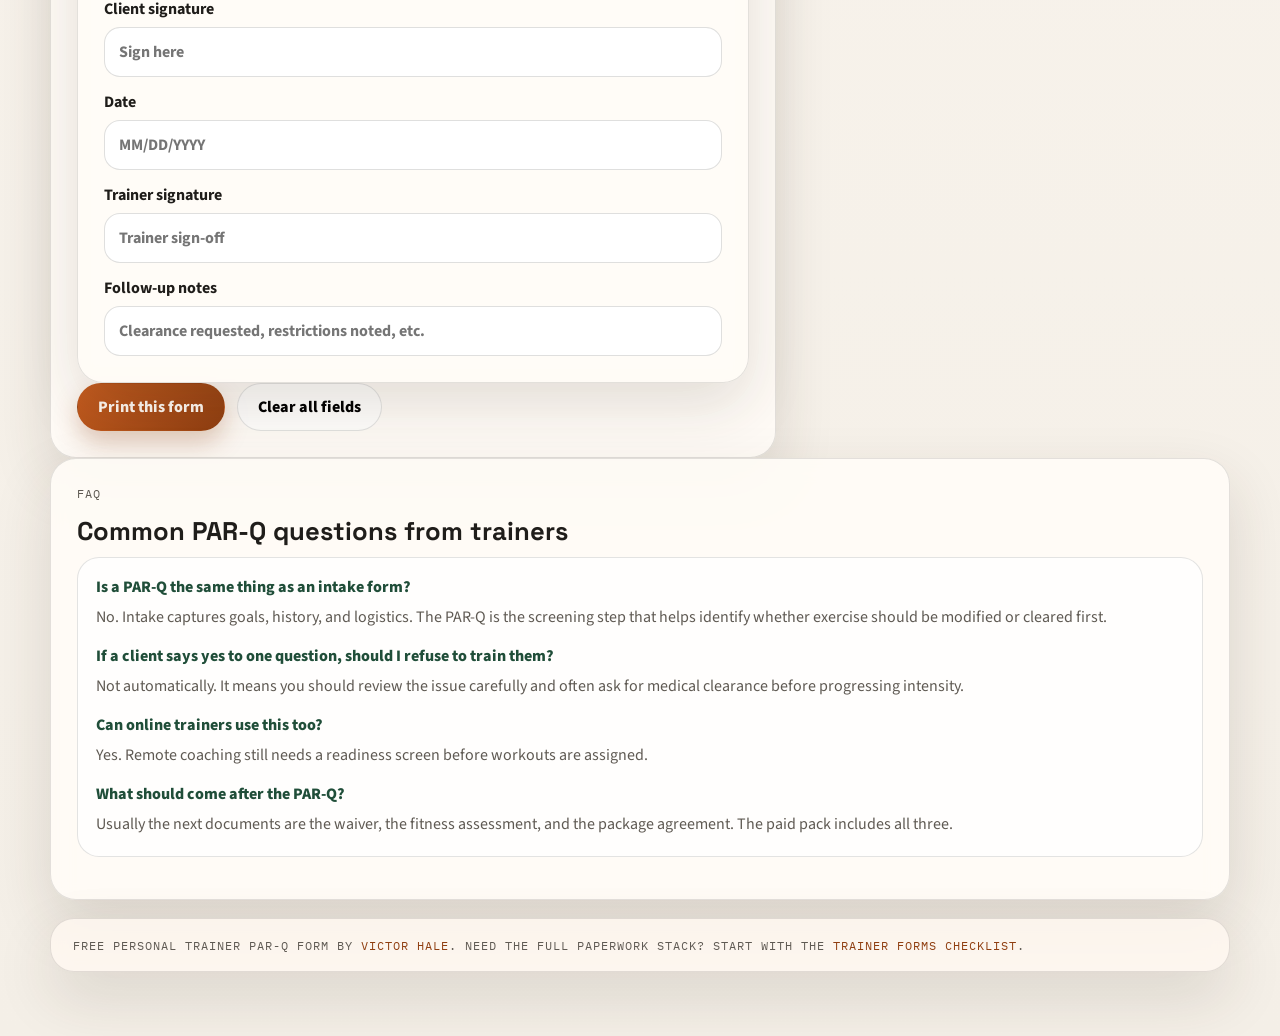
<file: personal-trainer-par-q-form.html>
<!doctype html>
<html lang="en">
  <head>
    <meta charset="utf-8">
    <meta name="viewport" content="width=device-width, initial-scale=1">
    <title>Free Personal Trainer PAR-Q Form (Printable Screening Template)</title>
    <meta
      name="description"
      content="Free printable personal trainer PAR-Q form. Screen for exercise risk, identify when medical clearance may be needed, and clean up your onboarding process before session one."
    >
    <meta
      name="keywords"
      content="personal trainer par-q form, par-q form printable, fitness readiness questionnaire, par-q template for personal trainer, exercise screening form"
    >
    <link rel="preconnect" href="https://fonts.googleapis.com">
    <link rel="preconnect" href="https://fonts.gstatic.com" crossorigin>
    <link
      href="https://fonts.googleapis.com/css2?family=IBM+Plex+Mono:wght@400;500&family=Source+Sans+3:wght@400;600;700&family=Space+Grotesk:wght@500;700&display=swap"
      rel="stylesheet"
    >
    <link rel="stylesheet" href="styles.css">
  </head>
  <body>
    <div class="page">
      <header class="hero">
        <p class="eyebrow">Free Trainer PAR-Q Template</p>
        <h1>The PAR-Q is the form that catches the client problems your intake sheet misses.</h1>
        <p class="hero-copy">
          This free personal trainer PAR-Q form helps you screen for dizziness, chest pain, medications, chronic
          conditions, injuries, pregnancy, and other red flags before you program hard training. Use it before the
          first workout, then route higher-risk clients toward medical clearance when needed.
        </p>
        <div class="action-row">
          <a class="button" href="#parq-form">Open the free PAR-Q form</a>
          <a class="ghost-button" href="index.html">Use the free intake form</a>
          <a class="ghost-button" href="personal-trainer-waiver-and-informed-consent-form.html">Use the free waiver form</a>
        </div>
      </header>

      <section class="proof" aria-label="Why trainers use a PAR-Q">
        <article>
          <span>Screen risk early</span>
          <p>Catch issues that should change the session plan before a client starts pushing through a circuit.</p>
        </article>
        <article>
          <span>Know when to pause</span>
          <p>A PAR-Q gives you a clean reason to ask for medical clearance instead of guessing in the moment.</p>
        </article>
        <article>
          <span>Protect the workflow</span>
          <p>Pairing intake, PAR-Q, and waiver keeps onboarding consistent instead of scattered across conversations.</p>
        </article>
      </section>

      <div class="note-bar">
        <strong>Use this correctly:</strong> the PAR-Q is a screening tool, not a diagnosis tool. If a client flags a
        concern, pause and get the right professional input before advancing training intensity.
      </div>

      <main class="content-grid">
        <section class="card" id="parq-form">
          <div class="print-header">Personal Trainer PAR-Q Form</div>
          <p class="kicker">Free printable template</p>
          <h2>Personal Trainer PAR-Q Form</h2>
          <p class="lede">
            Built for independent trainers, online coaches, and small studios that need a simple pre-exercise
            screening step.
          </p>

          <form id="trainerParqForm" autocomplete="off">
            <div class="card">
              <p class="mini-label">Header</p>
              <div class="field-grid">
                <div class="field">
                  <label>Trainer / business name
                    <input type="text" placeholder="Trainer or company name">
                  </label>
                </div>
                <div class="field">
                  <label>Client full name
                    <input type="text" placeholder="Client full name">
                  </label>
                </div>
                <div class="field">
                  <label>Date
                    <input type="text" placeholder="MM/DD/YYYY">
                  </label>
                </div>
                <div class="field">
                  <label>Emergency contact phone
                    <input type="text" placeholder="Phone number">
                  </label>
                </div>
              </div>
            </div>

            <div class="card">
              <p class="mini-label">Instructions</p>
              <h3>Physical Activity Readiness Questions</h3>
              <p class="note">
                Ask the client to answer each question honestly. A "yes" answer does not automatically ban exercise,
                but it usually means you should slow down, clarify the issue, and consider medical clearance first.
              </p>
            </div>

            <div class="card">
              <p class="mini-label">Section 1</p>
              <h3>Cardiovascular and Symptom Checks</h3>
              <div class="radio-row">
                <span class="section-label">Has a doctor ever said you have a heart condition or advised supervised activity only?</span>
                <label><input type="radio" name="q1"> Yes</label>
                <label><input type="radio" name="q1"> No</label>
              </div>
              <div class="radio-row">
                <span class="section-label">Do you feel chest pain during physical activity?</span>
                <label><input type="radio" name="q2"> Yes</label>
                <label><input type="radio" name="q2"> No</label>
              </div>
              <div class="radio-row">
                <span class="section-label">Have you had chest pain while resting in the last month?</span>
                <label><input type="radio" name="q3"> Yes</label>
                <label><input type="radio" name="q3"> No</label>
              </div>
              <div class="radio-row">
                <span class="section-label">Do you lose balance because of dizziness, or have you lost consciousness recently?</span>
                <label><input type="radio" name="q4"> Yes</label>
                <label><input type="radio" name="q4"> No</label>
              </div>
            </div>

            <div class="card">
              <p class="mini-label">Section 2</p>
              <h3>Joint, Bone, and Movement Concerns</h3>
              <div class="radio-row">
                <span class="section-label">Do you have a bone or joint problem that could worsen with exercise?</span>
                <label><input type="radio" name="q5"> Yes</label>
                <label><input type="radio" name="q5"> No</label>
              </div>
              <div class="field full">
                <label>If yes, which area is affected?
                  <input type="text" placeholder="Knee, shoulder, lower back, ankle, etc.">
                </label>
              </div>
              <div class="radio-row">
                <span class="section-label">Have you had surgery, a major injury, or a rehab plan in the last 12 months?</span>
                <label><input type="radio" name="q6"> Yes</label>
                <label><input type="radio" name="q6"> No</label>
              </div>
            </div>

            <div class="card">
              <p class="mini-label">Section 3</p>
              <h3>Medical and Lifestyle Factors</h3>
              <div class="radio-row">
                <span class="section-label">Are you taking prescription medication for blood pressure, heart issues, blood sugar, or another condition that affects exercise?</span>
                <label><input type="radio" name="q7"> Yes</label>
                <label><input type="radio" name="q7"> No</label>
              </div>
              <div class="radio-row">
                <span class="section-label">Are you currently pregnant, recently postpartum, or recovering from a major health event?</span>
                <label><input type="radio" name="q8"> Yes</label>
                <label><input type="radio" name="q8"> No</label>
                <label><input type="radio" name="q8"> N/A</label>
              </div>
              <div class="radio-row">
                <span class="section-label">Is there any other reason you know of that you should not do moderate to hard exercise right now?</span>
                <label><input type="radio" name="q9"> Yes</label>
                <label><input type="radio" name="q9"> No</label>
              </div>
              <div class="field full">
                <label>If yes, explain
                  <textarea placeholder="Describe the condition, concern, or instruction from a clinician"></textarea>
                </label>
              </div>
            </div>

            <div class="card">
              <p class="mini-label">Section 4</p>
              <h3>Trainer Review and Sign-Off</h3>
              <div class="check-row">
                <label><input type="checkbox"> Client answered "no" to all screening questions.</label>
                <label><input type="checkbox"> Client answered "yes" to one or more questions and needs follow-up.</label>
                <label><input type="checkbox"> Medical clearance requested before training continues.</label>
              </div>
              <div class="signature-grid" style="margin-top: 16px;">
                <div class="field">
                  <label>Client signature
                    <input type="text" placeholder="Sign here">
                  </label>
                </div>
                <div class="field">
                  <label>Date
                    <input type="text" placeholder="MM/DD/YYYY">
                  </label>
                </div>
                <div class="field">
                  <label>Trainer signature
                    <input type="text" placeholder="Trainer sign-off">
                  </label>
                </div>
                <div class="field">
                  <label>Follow-up notes
                    <input type="text" placeholder="Clearance requested, restrictions noted, etc.">
                  </label>
                </div>
              </div>
            </div>
          </form>

          <div class="button-row action-row">
            <button class="button" id="printButton" type="button">Print this form</button>
            <button class="ghost-button" id="clearButton" type="button">Clear all fields</button>
          </div>
        </section>

        <aside class="card sidebar-card">
          <p class="kicker">Paid pack - $15</p>
          <h2>The PAR-Q is stronger when the rest of the onboarding stack is already built.</h2>
          <p>
            The paid Personal Trainer Client Forms Pack includes the intake form, PAR-Q, waiver, fitness assessment,
            session notes, and package agreement so you can move from screening to training without admin gaps.
          </p>
          <div class="pack-grid">
            <div class="pack-card">
              <h4>Client intake form</h4>
              <p>Collect goals, history, routines, and constraints before programming.</p>
            </div>
            <div class="pack-card">
              <h4>Waiver and consent</h4>
              <p>Document risk acknowledgment and client sign-off before harder sessions.</p>
            </div>
            <div class="pack-card">
              <h4>Assessment sheet</h4>
              <p>Capture baseline movement and performance data you can coach from later.</p>
            </div>
            <div class="pack-card">
              <h4>Package agreement</h4>
              <p>Set expectations for payment, cancellations, and session expiry up front.</p>
            </div>
          </div>
          <div class="cta" style="margin-top: 18px;">
            <h3>Download the full 6-form pack</h3>
            <p>Editable files for independent trainers, online coaches, and boutique fitness businesses.</p>
            <a class="button" href="https://victorhale1.gumroad.com/l/ynisz" target="_blank" rel="noopener">Get the forms pack on Gumroad</a>
          </div>
          <div class="card" style="margin-top: 18px;">
            <p class="mini-label">Free sample pages</p>
            <ul class="checklist">
              <li><a href="index.html">Free personal trainer intake form</a></li>
              <li><a href="personal-trainer-waiver-and-informed-consent-form.html">Free waiver and informed consent form</a></li>
              <li><a href="personal-trainer-forms-checklist.html">Personal trainer forms checklist</a></li>
            </ul>
          </div>
        </aside>
      </main>

      <section class="card">
        <p class="kicker">FAQ</p>
        <h2>Common PAR-Q questions from trainers</h2>
        <dl class="faq">
          <dt>Is a PAR-Q the same thing as an intake form?</dt>
          <dd>No. Intake captures goals, history, and logistics. The PAR-Q is the screening step that helps identify whether exercise should be modified or cleared first.</dd>

          <dt>If a client says yes to one question, should I refuse to train them?</dt>
          <dd>Not automatically. It means you should review the issue carefully and often ask for medical clearance before progressing intensity.</dd>

          <dt>Can online trainers use this too?</dt>
          <dd>Yes. Remote coaching still needs a readiness screen before workouts are assigned.</dd>

          <dt>What should come after the PAR-Q?</dt>
          <dd>Usually the next documents are the waiver, the fitness assessment, and the package agreement. The paid pack includes all three.</dd>
        </dl>
      </section>

      <footer class="footer">
        Free personal trainer PAR-Q form by <a href="https://victorhale1.gumroad.com/l/ynisz" target="_blank" rel="noopener">Victor Hale</a>.
        Need the full paperwork stack? Start with the <a href="personal-trainer-forms-checklist.html">trainer forms checklist</a>.
      </footer>
    </div>

    <script>
      const form = document.getElementById("trainerParqForm");
      document.getElementById("printButton").addEventListener("click", () => window.print());
      document.getElementById("clearButton").addEventListener("click", () => form.reset());
    </script>
  </body>
</html>
</file>
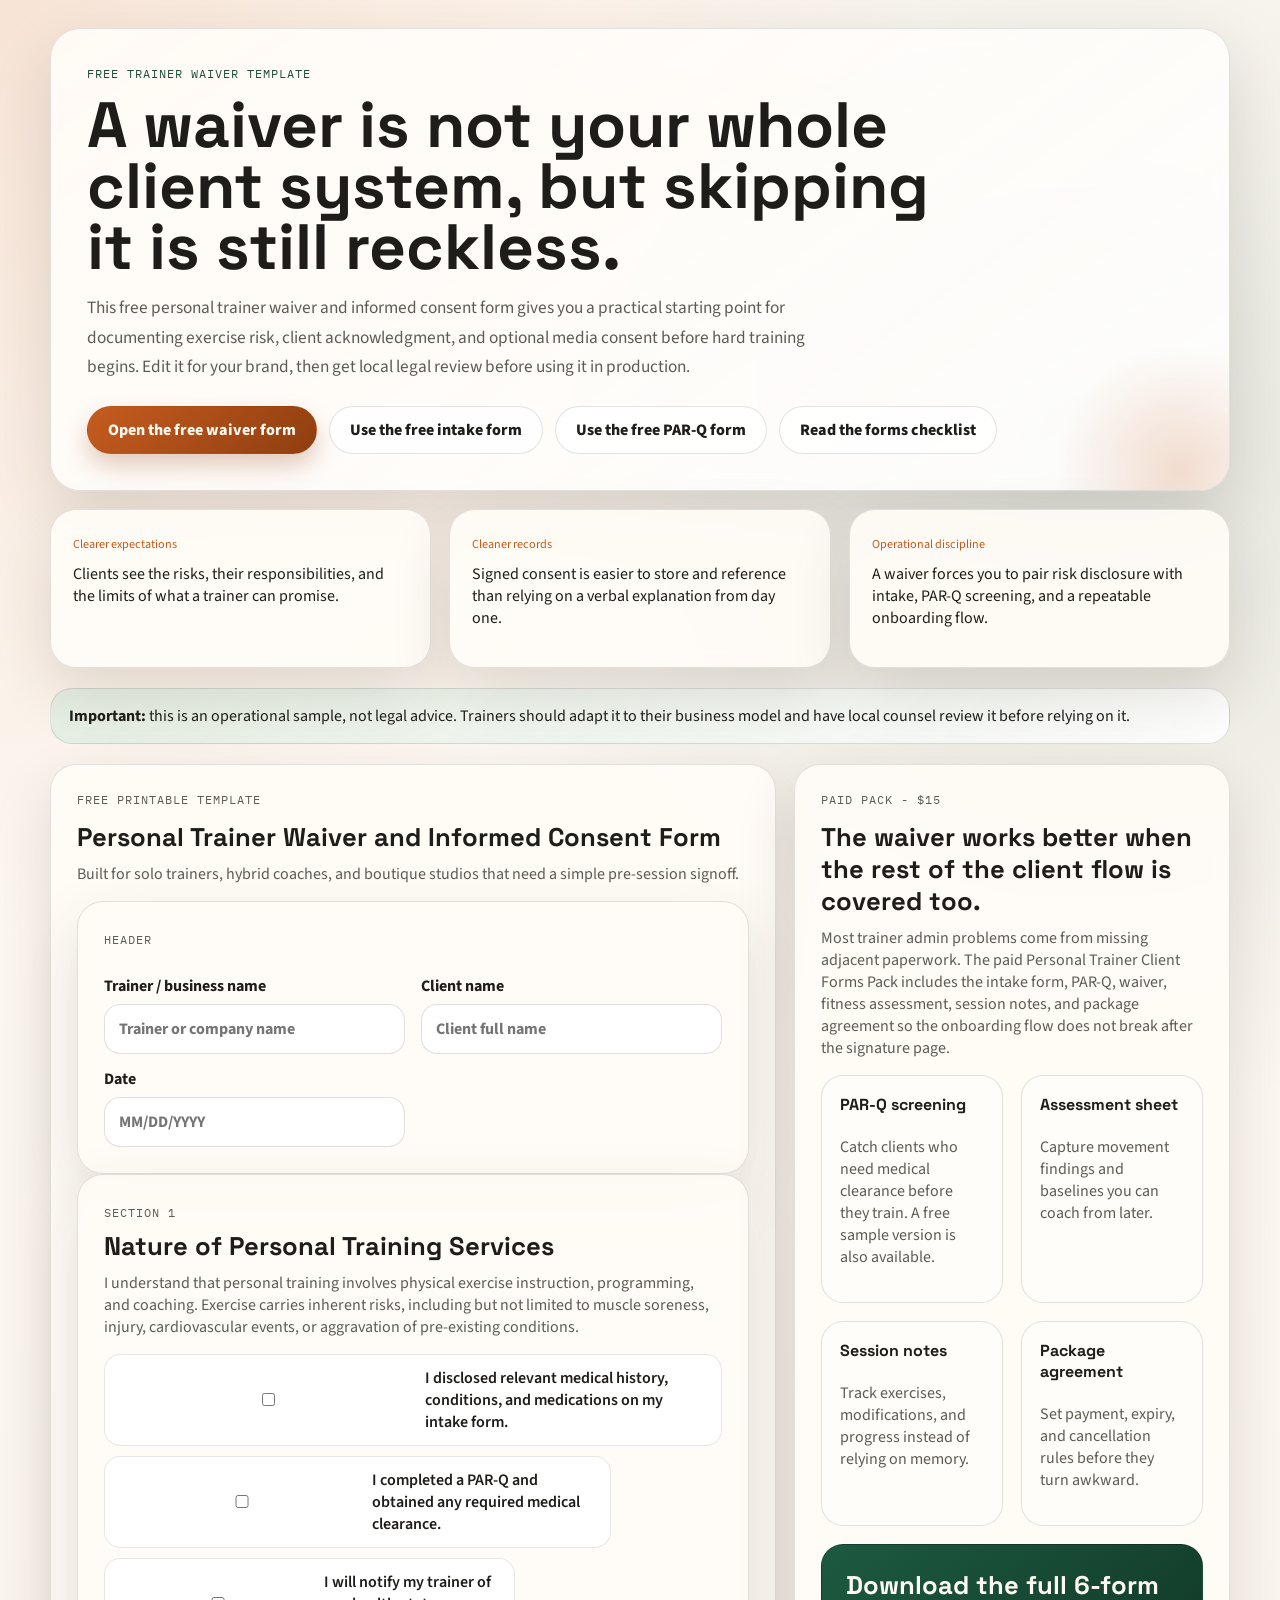
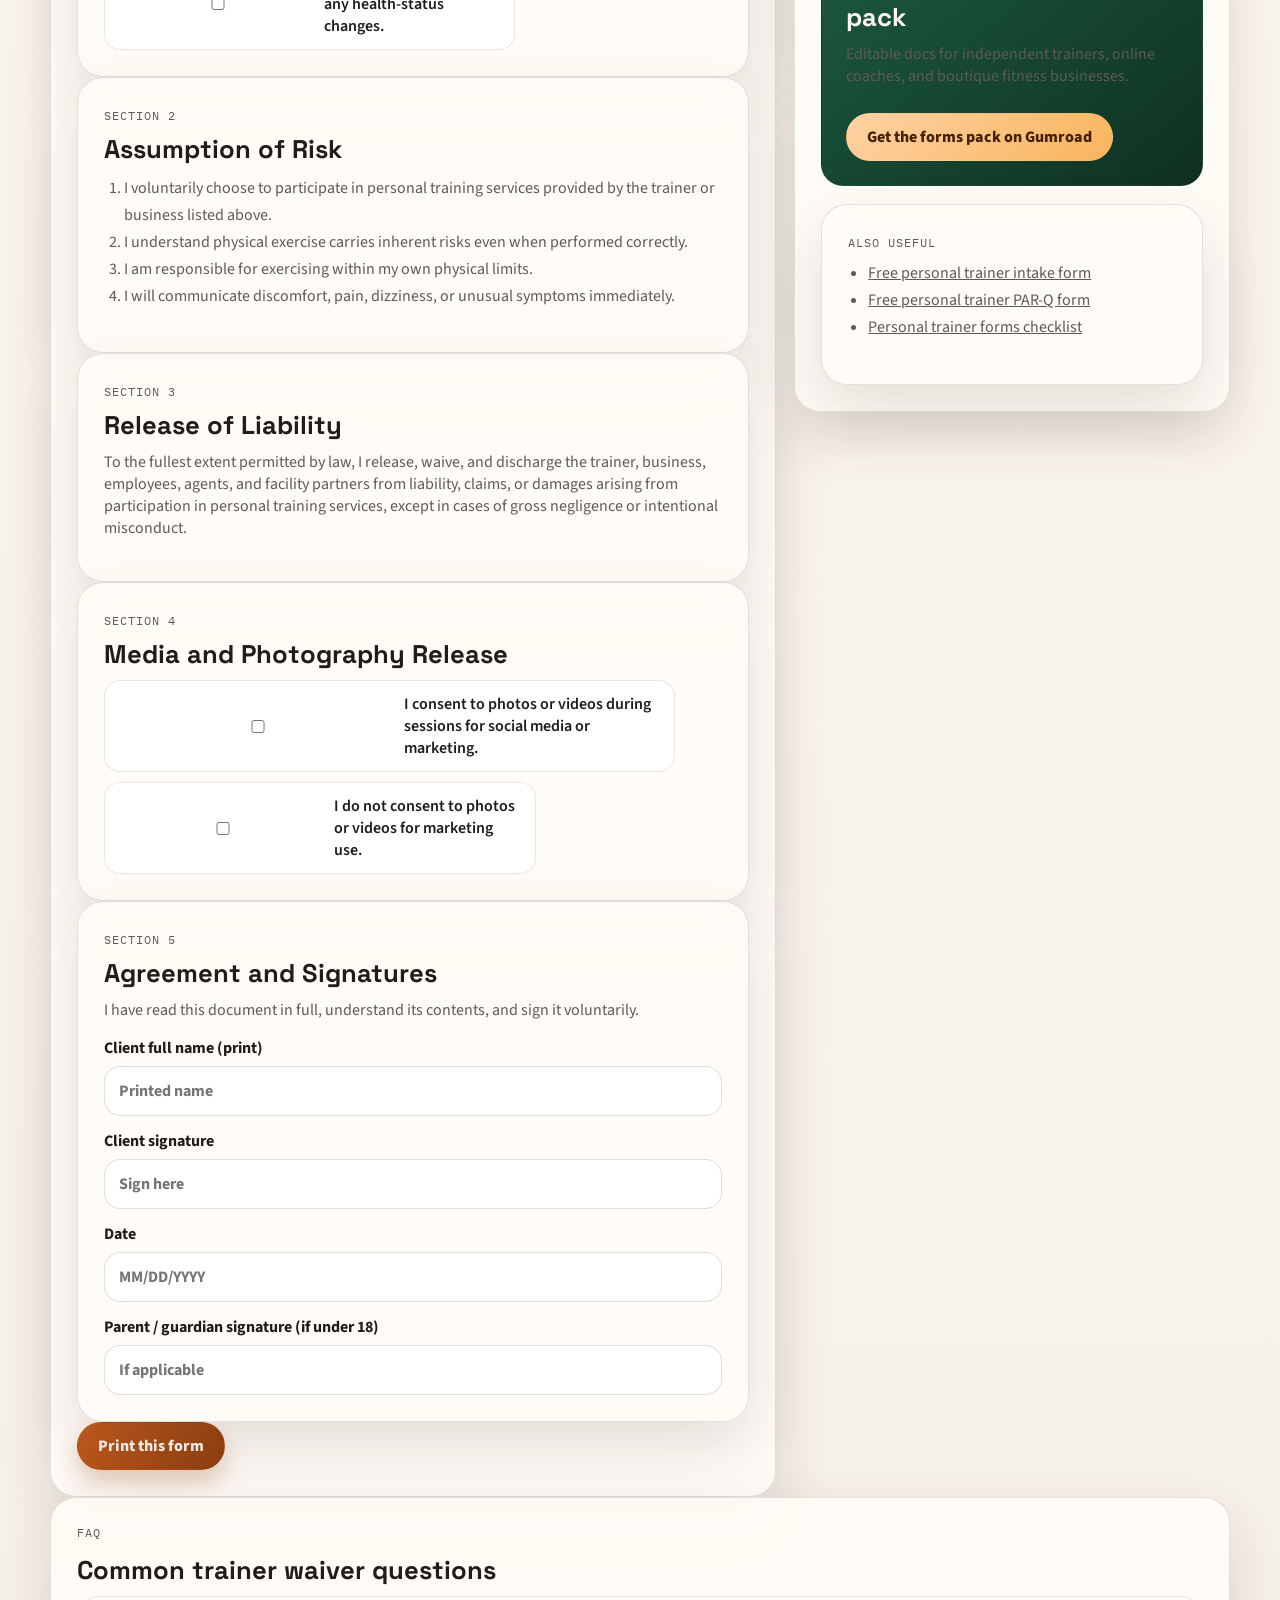
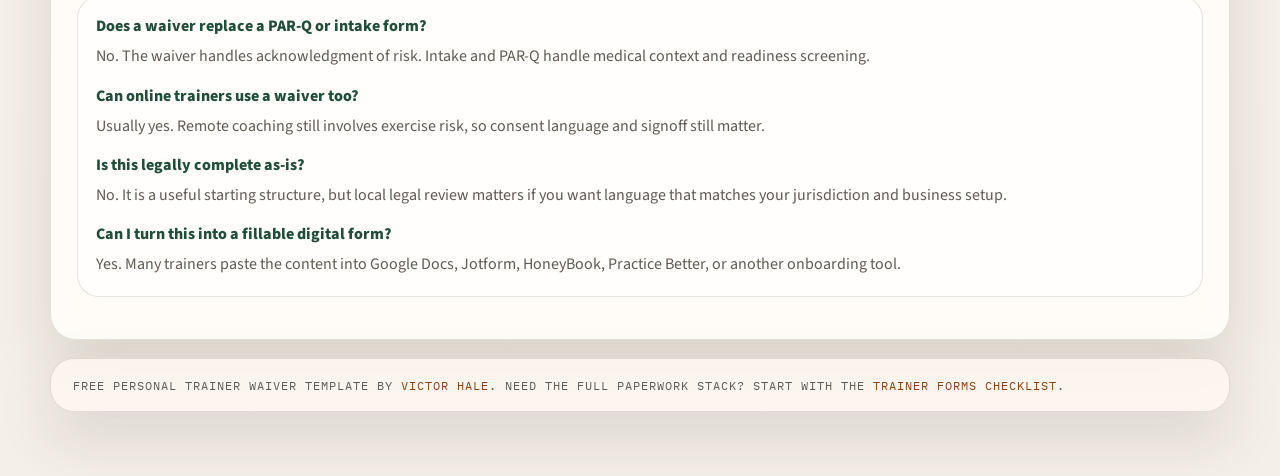
<file: personal-trainer-waiver-and-informed-consent-form.html>
<!doctype html>
<html lang="en">
  <head>
    <meta charset="utf-8">
    <meta name="viewport" content="width=device-width, initial-scale=1">
    <title>Free Personal Trainer Waiver and Informed Consent Form</title>
    <meta
      name="description"
      content="Free printable personal trainer waiver and informed consent form. Use this sample to document exercise risks, client acknowledgment, and optional photo consent."
    >
    <meta
      name="keywords"
      content="personal trainer waiver form, personal trainer informed consent form, fitness liability waiver template, personal training waiver sample"
    >
    <link rel="preconnect" href="https://fonts.googleapis.com">
    <link rel="preconnect" href="https://fonts.gstatic.com" crossorigin>
    <link
      href="https://fonts.googleapis.com/css2?family=IBM+Plex+Mono:wght@400;500&family=Source+Sans+3:wght@400;600;700&family=Space+Grotesk:wght@500;700&display=swap"
      rel="stylesheet"
    >
    <link rel="stylesheet" href="styles.css">
  </head>
  <body>
    <div class="page">
      <header class="hero">
        <p class="eyebrow">Free Trainer Waiver Template</p>
        <h1>A waiver is not your whole client system, but skipping it is still reckless.</h1>
        <p class="hero-copy">
          This free personal trainer waiver and informed consent form gives you a practical starting point for
          documenting exercise risk, client acknowledgment, and optional media consent before hard training begins.
          Edit it for your brand, then get local legal review before using it in production.
        </p>
        <div class="action-row">
          <a class="button" href="#waiver-form">Open the free waiver form</a>
          <a class="ghost-button" href="index.html">Use the free intake form</a>
          <a class="ghost-button" href="personal-trainer-par-q-form.html">Use the free PAR-Q form</a>
          <a class="ghost-button" href="personal-trainer-forms-checklist.html">Read the forms checklist</a>
        </div>
      </header>

      <section class="proof" aria-label="Why trainers use waivers">
        <article>
          <span>Clearer expectations</span>
          <p>Clients see the risks, their responsibilities, and the limits of what a trainer can promise.</p>
        </article>
        <article>
          <span>Cleaner records</span>
          <p>Signed consent is easier to store and reference than relying on a verbal explanation from day one.</p>
        </article>
        <article>
          <span>Operational discipline</span>
          <p>A waiver forces you to pair risk disclosure with intake, PAR-Q screening, and a repeatable onboarding flow.</p>
        </article>
      </section>

      <div class="note-bar">
        <strong>Important:</strong> this is an operational sample, not legal advice. Trainers should adapt it to their
        business model and have local counsel review it before relying on it.
      </div>

      <main class="content-grid">
        <section class="card" id="waiver-form">
          <div class="print-header">Personal Trainer Waiver and Informed Consent Form</div>
          <p class="kicker">Free printable template</p>
          <h2>Personal Trainer Waiver and Informed Consent Form</h2>
          <p class="lede">
            Built for solo trainers, hybrid coaches, and boutique studios that need a simple pre-session signoff.
          </p>

          <div class="card">
            <p class="mini-label">Header</p>
            <div class="field-grid">
              <div class="field">
                <label>Trainer / business name
                  <input type="text" placeholder="Trainer or company name">
                </label>
              </div>
              <div class="field">
                <label>Client name
                  <input type="text" placeholder="Client full name">
                </label>
              </div>
              <div class="field">
                <label>Date
                  <input type="text" placeholder="MM/DD/YYYY">
                </label>
              </div>
            </div>
          </div>

          <div class="card">
            <p class="mini-label">Section 1</p>
            <h3>Nature of Personal Training Services</h3>
            <p class="note">
              I understand that personal training involves physical exercise instruction, programming, and coaching.
              Exercise carries inherent risks, including but not limited to muscle soreness, injury, cardiovascular
              events, or aggravation of pre-existing conditions.
            </p>
            <div class="check-row">
              <label><input type="checkbox"> I disclosed relevant medical history, conditions, and medications on my intake form.</label>
              <label><input type="checkbox"> I completed a PAR-Q and obtained any required medical clearance.</label>
              <label><input type="checkbox"> I will notify my trainer of any health-status changes.</label>
            </div>
          </div>

          <div class="card">
            <p class="mini-label">Section 2</p>
            <h3>Assumption of Risk</h3>
            <ol class="timeline">
              <li>I voluntarily choose to participate in personal training services provided by the trainer or business listed above.</li>
              <li>I understand physical exercise carries inherent risks even when performed correctly.</li>
              <li>I am responsible for exercising within my own physical limits.</li>
              <li>I will communicate discomfort, pain, dizziness, or unusual symptoms immediately.</li>
            </ol>
          </div>

          <div class="card">
            <p class="mini-label">Section 3</p>
            <h3>Release of Liability</h3>
            <p class="note">
              To the fullest extent permitted by law, I release, waive, and discharge the trainer, business, employees,
              agents, and facility partners from liability, claims, or damages arising from participation in personal
              training services, except in cases of gross negligence or intentional misconduct.
            </p>
          </div>

          <div class="card">
            <p class="mini-label">Section 4</p>
            <h3>Media and Photography Release</h3>
            <div class="check-row">
              <label><input type="checkbox"> I consent to photos or videos during sessions for social media or marketing.</label>
              <label><input type="checkbox"> I do not consent to photos or videos for marketing use.</label>
            </div>
          </div>

          <div class="card">
            <p class="mini-label">Section 5</p>
            <h3>Agreement and Signatures</h3>
            <p class="note">I have read this document in full, understand its contents, and sign it voluntarily.</p>
            <div class="signature-grid">
              <div class="field">
                <label>Client full name (print)
                  <input type="text" placeholder="Printed name">
                </label>
              </div>
              <div class="field">
                <label>Client signature
                  <input type="text" placeholder="Sign here">
                </label>
              </div>
              <div class="field">
                <label>Date
                  <input type="text" placeholder="MM/DD/YYYY">
                </label>
              </div>
              <div class="field">
                <label>Parent / guardian signature (if under 18)
                  <input type="text" placeholder="If applicable">
                </label>
              </div>
            </div>
          </div>

          <div class="button-row action-row">
            <button class="button" id="printButton" type="button">Print this form</button>
          </div>
        </section>

        <aside class="card sidebar-card">
          <p class="kicker">Paid pack - $15</p>
          <h2>The waiver works better when the rest of the client flow is covered too.</h2>
          <p>
            Most trainer admin problems come from missing adjacent paperwork. The paid Personal Trainer Client Forms Pack
            includes the intake form, PAR-Q, waiver, fitness assessment, session notes, and package agreement so the
            onboarding flow does not break after the signature page.
          </p>
          <div class="pack-grid">
            <div class="pack-card">
              <h4>PAR-Q screening</h4>
              <p>Catch clients who need medical clearance before they train. A free sample version is also available.</p>
            </div>
            <div class="pack-card">
              <h4>Assessment sheet</h4>
              <p>Capture movement findings and baselines you can coach from later.</p>
            </div>
            <div class="pack-card">
              <h4>Session notes</h4>
              <p>Track exercises, modifications, and progress instead of relying on memory.</p>
            </div>
            <div class="pack-card">
              <h4>Package agreement</h4>
              <p>Set payment, expiry, and cancellation rules before they turn awkward.</p>
            </div>
          </div>
          <div class="cta" style="margin-top: 18px;">
            <h3>Download the full 6-form pack</h3>
            <p>Editable docs for independent trainers, online coaches, and boutique fitness businesses.</p>
            <a class="button" href="https://victorhale1.gumroad.com/l/ynisz" target="_blank" rel="noopener">Get the forms pack on Gumroad</a>
          </div>
          <div class="card" style="margin-top: 18px;">
            <p class="mini-label">Also useful</p>
            <ul class="checklist">
              <li><a href="index.html">Free personal trainer intake form</a></li>
              <li><a href="personal-trainer-par-q-form.html">Free personal trainer PAR-Q form</a></li>
              <li><a href="personal-trainer-forms-checklist.html">Personal trainer forms checklist</a></li>
            </ul>
          </div>
        </aside>
      </main>

      <section class="card">
        <p class="kicker">FAQ</p>
        <h2>Common trainer waiver questions</h2>
        <dl class="faq">
          <dt>Does a waiver replace a PAR-Q or intake form?</dt>
          <dd>No. The waiver handles acknowledgment of risk. Intake and PAR-Q handle medical context and readiness screening.</dd>

          <dt>Can online trainers use a waiver too?</dt>
          <dd>Usually yes. Remote coaching still involves exercise risk, so consent language and signoff still matter.</dd>

          <dt>Is this legally complete as-is?</dt>
          <dd>No. It is a useful starting structure, but local legal review matters if you want language that matches your jurisdiction and business setup.</dd>

          <dt>Can I turn this into a fillable digital form?</dt>
          <dd>Yes. Many trainers paste the content into Google Docs, Jotform, HoneyBook, Practice Better, or another onboarding tool.</dd>
        </dl>
      </section>

      <footer class="footer">
        Free personal trainer waiver template by <a href="https://victorhale1.gumroad.com/l/ynisz" target="_blank" rel="noopener">Victor Hale</a>.
        Need the full paperwork stack? Start with the <a href="personal-trainer-forms-checklist.html">trainer forms checklist</a>.
      </footer>
    </div>

    <script>
      document.getElementById("printButton").addEventListener("click", () => window.print());
    </script>
  </body>
</html>
</file>
<file: styles.css>
:root {
  --bg: #f4efe7;
  --paper: rgba(255, 252, 247, 0.92);
  --paper-strong: #fffdf9;
  --ink: #1f1d1a;
  --muted: #5f5a53;
  --line: rgba(31, 29, 26, 0.12);
  --brand: #c55c1f;
  --brand-deep: #8f3e10;
  --brand-soft: #f6dcc7;
  --accent: #204e39;
  --accent-soft: #dcecdf;
  --shadow: 0 24px 60px rgba(60, 45, 28, 0.14);
}

* {
  box-sizing: border-box;
}

html {
  scroll-behavior: smooth;
}

body {
  margin: 0;
  font-family: "Source Sans 3", sans-serif;
  color: var(--ink);
  background:
    radial-gradient(circle at top left, rgba(197, 92, 31, 0.14), transparent 24%),
    radial-gradient(circle at 85% 12%, rgba(32, 78, 57, 0.12), transparent 20%),
    linear-gradient(180deg, #fffaf4 0%, var(--bg) 100%);
}

a {
  color: inherit;
}

button,
input,
select,
textarea {
  font: inherit;
}

.page {
  width: min(1180px, calc(100% - 32px));
  margin: 0 auto;
  padding: 28px 0 64px;
}

.hero,
.card,
.proof article,
.footer {
  border: 1px solid var(--line);
  box-shadow: var(--shadow);
  backdrop-filter: blur(10px);
}

.hero {
  position: relative;
  overflow: hidden;
  padding: 36px;
  border-radius: 30px;
  background: linear-gradient(145deg, rgba(255, 251, 246, 0.95), rgba(255, 255, 255, 0.88));
}

.hero::after {
  content: "";
  position: absolute;
  inset: auto -80px -110px auto;
  width: 260px;
  height: 260px;
  border-radius: 50%;
  background: radial-gradient(circle, rgba(197, 92, 31, 0.2), transparent 68%);
  pointer-events: none;
}

.eyebrow,
.kicker,
.mini-label,
.footer {
  font-family: "IBM Plex Mono", monospace;
  letter-spacing: 0.08em;
  text-transform: uppercase;
}

.eyebrow,
.kicker {
  margin: 0 0 14px;
  color: var(--accent);
  font-size: 0.78rem;
}

h1,
h2,
h3,
h4,
p,
ul,
ol,
dl {
  margin-top: 0;
}

h1,
h2,
h3,
h4 {
  font-family: "Space Grotesk", sans-serif;
}

h1 {
  max-width: 880px;
  margin-bottom: 16px;
  font-size: clamp(2.8rem, 5vw, 5.1rem);
  line-height: 0.95;
}

.hero-copy,
.lede,
.faq dd,
.note,
.card p,
.checklist li,
.timeline li,
.field-hint {
  color: var(--muted);
}

.hero-copy {
  max-width: 740px;
  margin-bottom: 24px;
  font-size: 1.08rem;
  line-height: 1.7;
}

.action-row,
.button-row,
.proof,
.content-grid,
.two-col,
.benefit-grid,
.pack-grid {
  display: grid;
  gap: 18px;
}

.action-row {
  display: flex;
  flex-wrap: wrap;
  gap: 12px;
  align-items: center;
}

.button,
.ghost-button {
  display: inline-flex;
  align-items: center;
  justify-content: center;
  min-height: 48px;
  padding: 0 20px;
  border-radius: 999px;
  border: 1px solid var(--line);
  font-weight: 800;
  text-decoration: none;
  transition: transform 160ms ease, box-shadow 160ms ease, background 160ms ease;
  cursor: pointer;
}

.button:hover,
.ghost-button:hover {
  transform: translateY(-1px);
}

.button {
  color: #fff8f1;
  background: linear-gradient(135deg, var(--brand), var(--brand-deep));
  border-color: transparent;
  box-shadow: 0 12px 24px rgba(143, 62, 16, 0.26);
}

.ghost-button {
  background: rgba(255, 255, 255, 0.72);
}

.proof {
  margin: 18px 0;
  grid-template-columns: repeat(3, minmax(0, 1fr));
}

.proof article,
.card {
  border-radius: 26px;
  background: var(--paper);
}

.proof article {
  padding: 22px;
}

.proof span,
.mini-label {
  display: inline-block;
  margin-bottom: 10px;
  color: var(--brand);
  font-size: 0.76rem;
}

.content-grid {
  grid-template-columns: minmax(0, 1.5fr) minmax(300px, 0.9fr);
  align-items: start;
}

.card {
  padding: 26px;
}

.card h2,
.card h3 {
  margin-bottom: 10px;
  font-size: clamp(1.5rem, 2vw, 2.2rem);
}

.field-grid,
.signature-grid {
  display: grid;
  gap: 14px 16px;
  grid-template-columns: repeat(2, minmax(0, 1fr));
}

.field-grid {
  margin-top: 18px;
}

.field,
.pill-row,
.radio-row {
  grid-column: span 1;
}

.field.full,
.signature-grid .field,
.pill-row,
.radio-row,
.check-row {
  grid-column: 1 / -1;
}

label {
  display: grid;
  gap: 7px;
  font-weight: 700;
}

input,
select,
textarea {
  width: 100%;
  padding: 13px 14px;
  border: 1px solid rgba(31, 29, 26, 0.14);
  border-radius: 16px;
  background: rgba(255, 255, 255, 0.94);
}

textarea {
  min-height: 88px;
  resize: vertical;
}

.pill-row,
.radio-row,
.check-row {
  display: flex;
  flex-wrap: wrap;
  gap: 10px 14px;
}

.pill-row label,
.radio-row label,
.check-row label {
  display: inline-flex;
  align-items: center;
  gap: 8px;
  padding: 12px 14px;
  border: 1px solid rgba(31, 29, 26, 0.1);
  border-radius: 16px;
  background: rgba(255, 255, 255, 0.9);
  font-weight: 600;
}

.section-label {
  margin-bottom: 8px;
  color: var(--accent);
  font-weight: 800;
  font-size: 0.95rem;
}

.note-bar,
.cta,
.faq,
.pack-card,
.guide-list article {
  border: 1px solid var(--line);
  border-radius: 22px;
}

.note-bar {
  margin: 20px 0;
  padding: 16px 18px;
  background: linear-gradient(135deg, rgba(220, 236, 223, 0.72), rgba(255, 255, 255, 0.88));
}

.cta {
  padding: 24px;
  color: #fff8f1;
  background: linear-gradient(140deg, #1c5a40 0%, #0f3021 100%);
}

.cta h3,
.cta p {
  max-width: 520px;
}

.cta .button {
  margin-top: 10px;
  background: linear-gradient(135deg, #ffd2a3, #f8b55c);
  color: #472103;
  box-shadow: none;
}

.checklist,
.timeline {
  padding-left: 20px;
  line-height: 1.7;
}

.benefit-grid,
.pack-grid,
.guide-list {
  margin-top: 16px;
}

.benefit-grid,
.guide-list {
  grid-template-columns: repeat(2, minmax(0, 1fr));
}

.pack-grid {
  grid-template-columns: repeat(2, minmax(0, 1fr));
}

.pack-card,
.guide-list article {
  padding: 18px;
  background: var(--paper-strong);
}

.faq {
  padding: 18px;
  background: rgba(255, 255, 255, 0.82);
}

.faq dt {
  margin-bottom: 6px;
  color: var(--accent);
  font-weight: 800;
}

.faq dd {
  margin: 0 0 14px;
  line-height: 1.7;
}

.faq dd:last-child {
  margin-bottom: 0;
}

.footer {
  margin-top: 18px;
  padding: 18px 22px;
  border-radius: 24px;
  background: rgba(255, 248, 241, 0.82);
  font-size: 0.78rem;
  color: var(--muted);
}

.footer a {
  color: var(--brand-deep);
  text-decoration: none;
}

.print-header {
  display: none;
}

@media (max-width: 980px) {
  .content-grid,
  .proof,
  .benefit-grid,
  .guide-list,
  .pack-grid,
  .field-grid,
  .signature-grid {
    grid-template-columns: 1fr;
  }

  .hero,
  .card {
    padding: 22px;
  }

  .page {
    width: min(100% - 20px, 1180px);
    padding-top: 20px;
  }
}

@media print {
  body {
    background: #fff;
    color: #000;
    font-size: 11pt;
  }

  .page {
    width: 100%;
    margin: 0;
    padding: 0;
  }

  .hero,
  .proof,
  .note-bar,
  .button-row,
  .cta,
  .footer,
  .sidebar-card,
  .guide-nav {
    display: none !important;
  }

  .card {
    border: 1px solid #bbb;
    box-shadow: none;
    background: #fff;
    break-inside: avoid;
    page-break-inside: avoid;
    margin-bottom: 12px;
  }

  input,
  select,
  textarea {
    border: none;
    border-bottom: 1px solid #999;
    border-radius: 0;
    padding: 3px 0;
    background: transparent;
  }

  .pill-row label,
  .radio-row label,
  .check-row label {
    border: none;
    padding: 0;
    background: transparent;
  }

  .print-header {
    display: block;
    margin-bottom: 12px;
    padding-bottom: 8px;
    border-bottom: 2px solid #000;
    font-family: "Space Grotesk", sans-serif;
    font-size: 16pt;
    font-weight: 700;
  }
}
</file>
